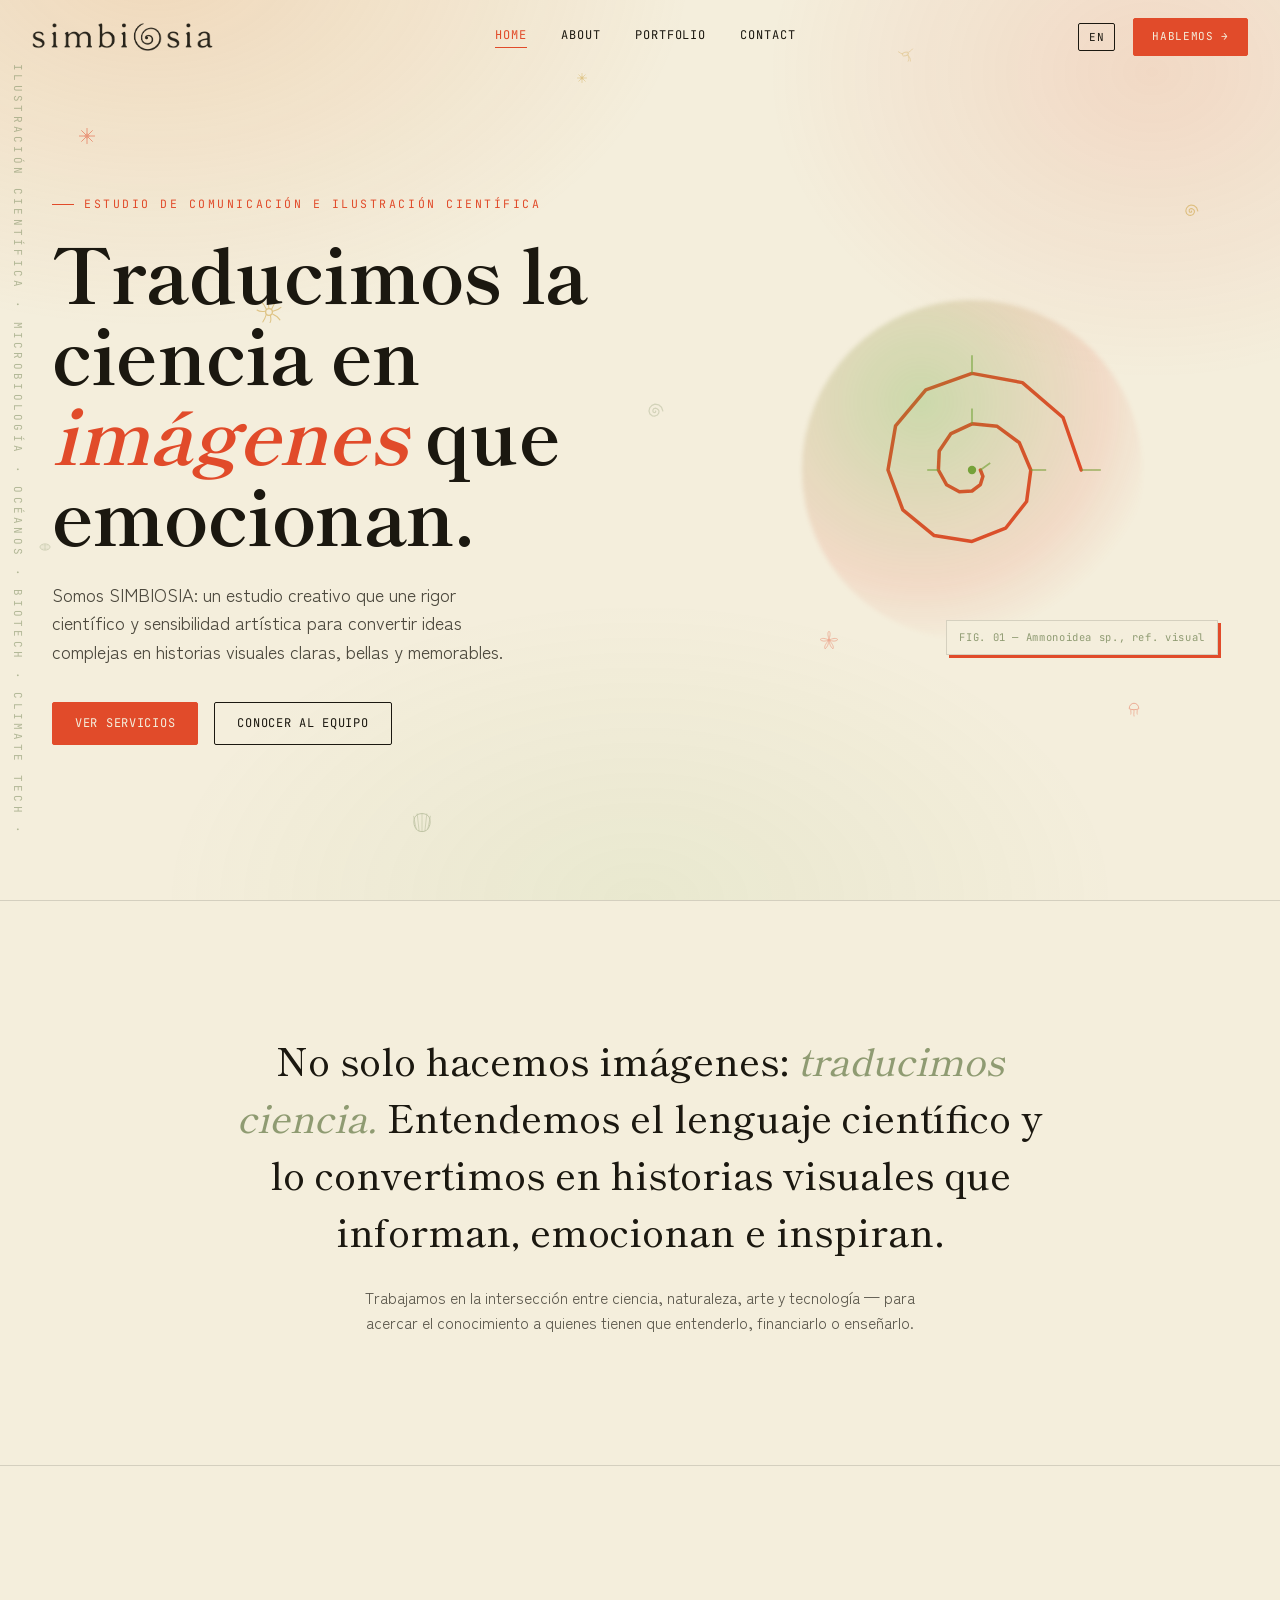
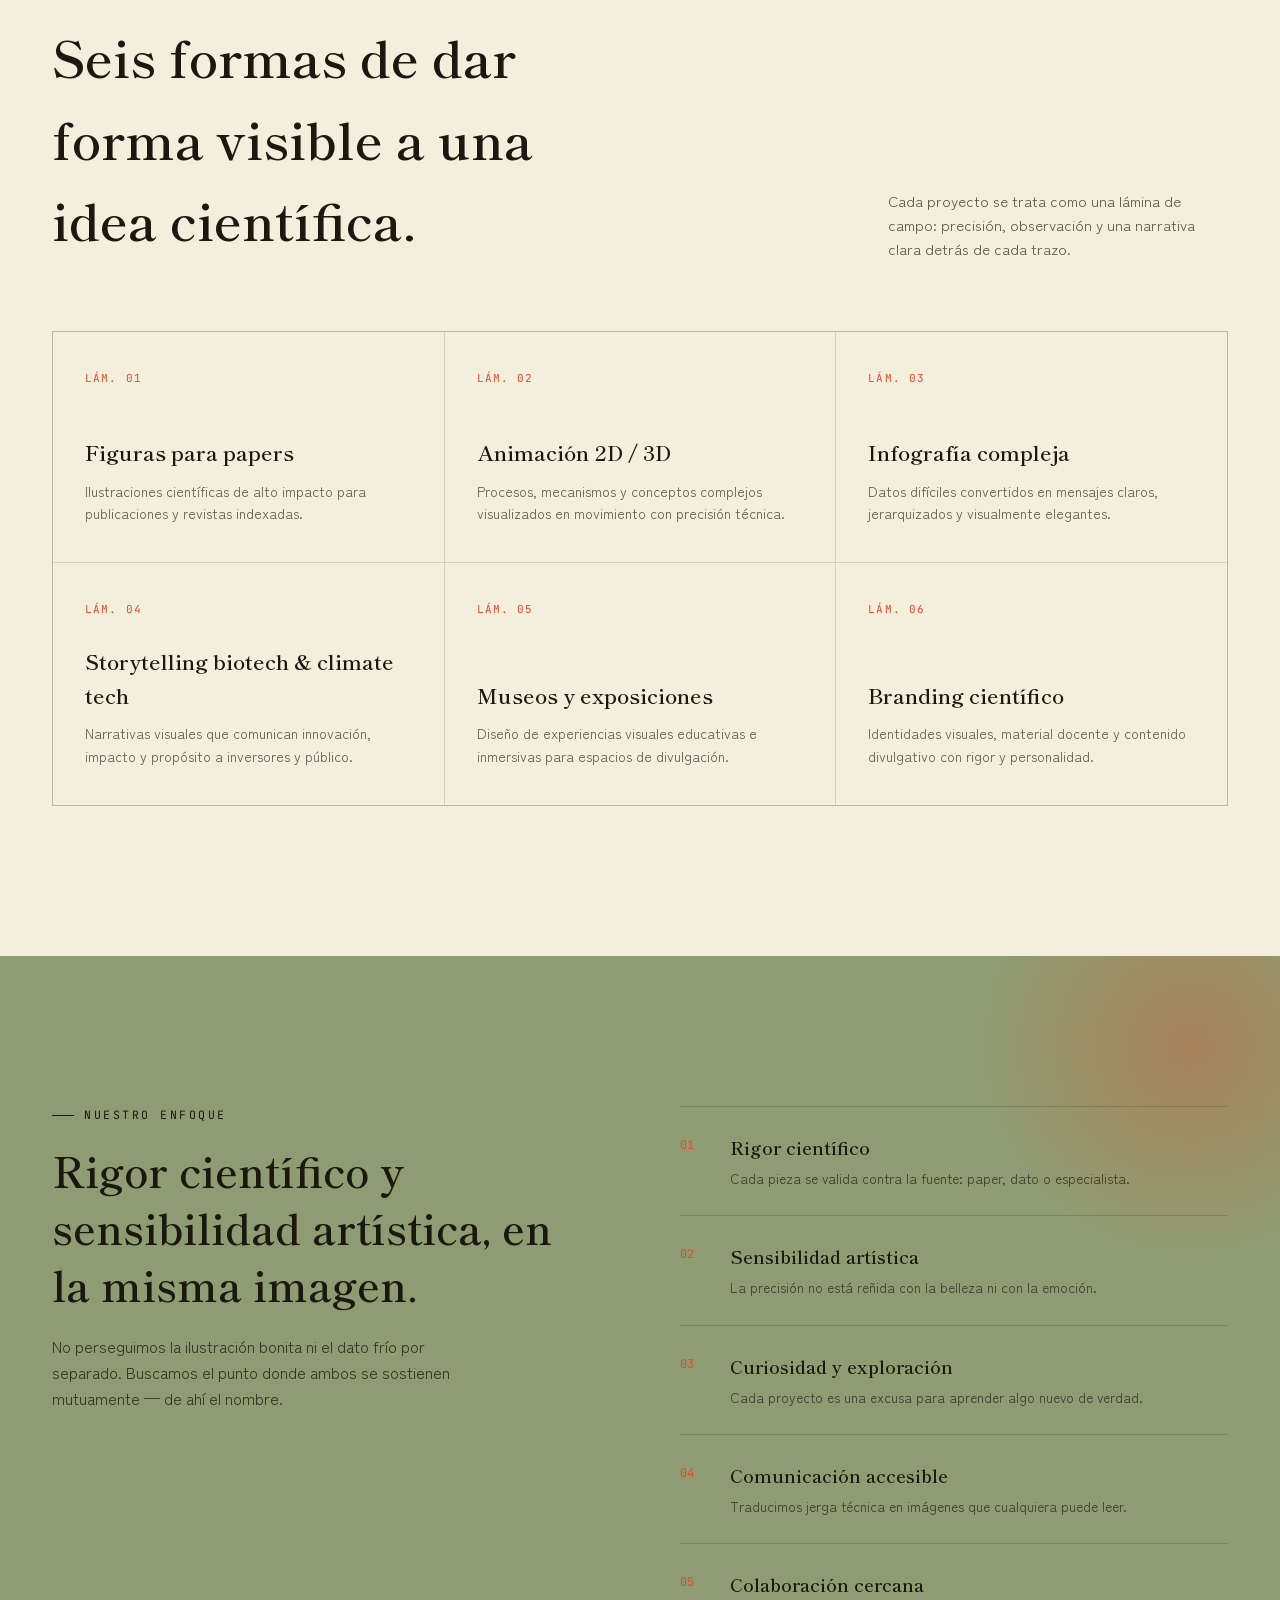
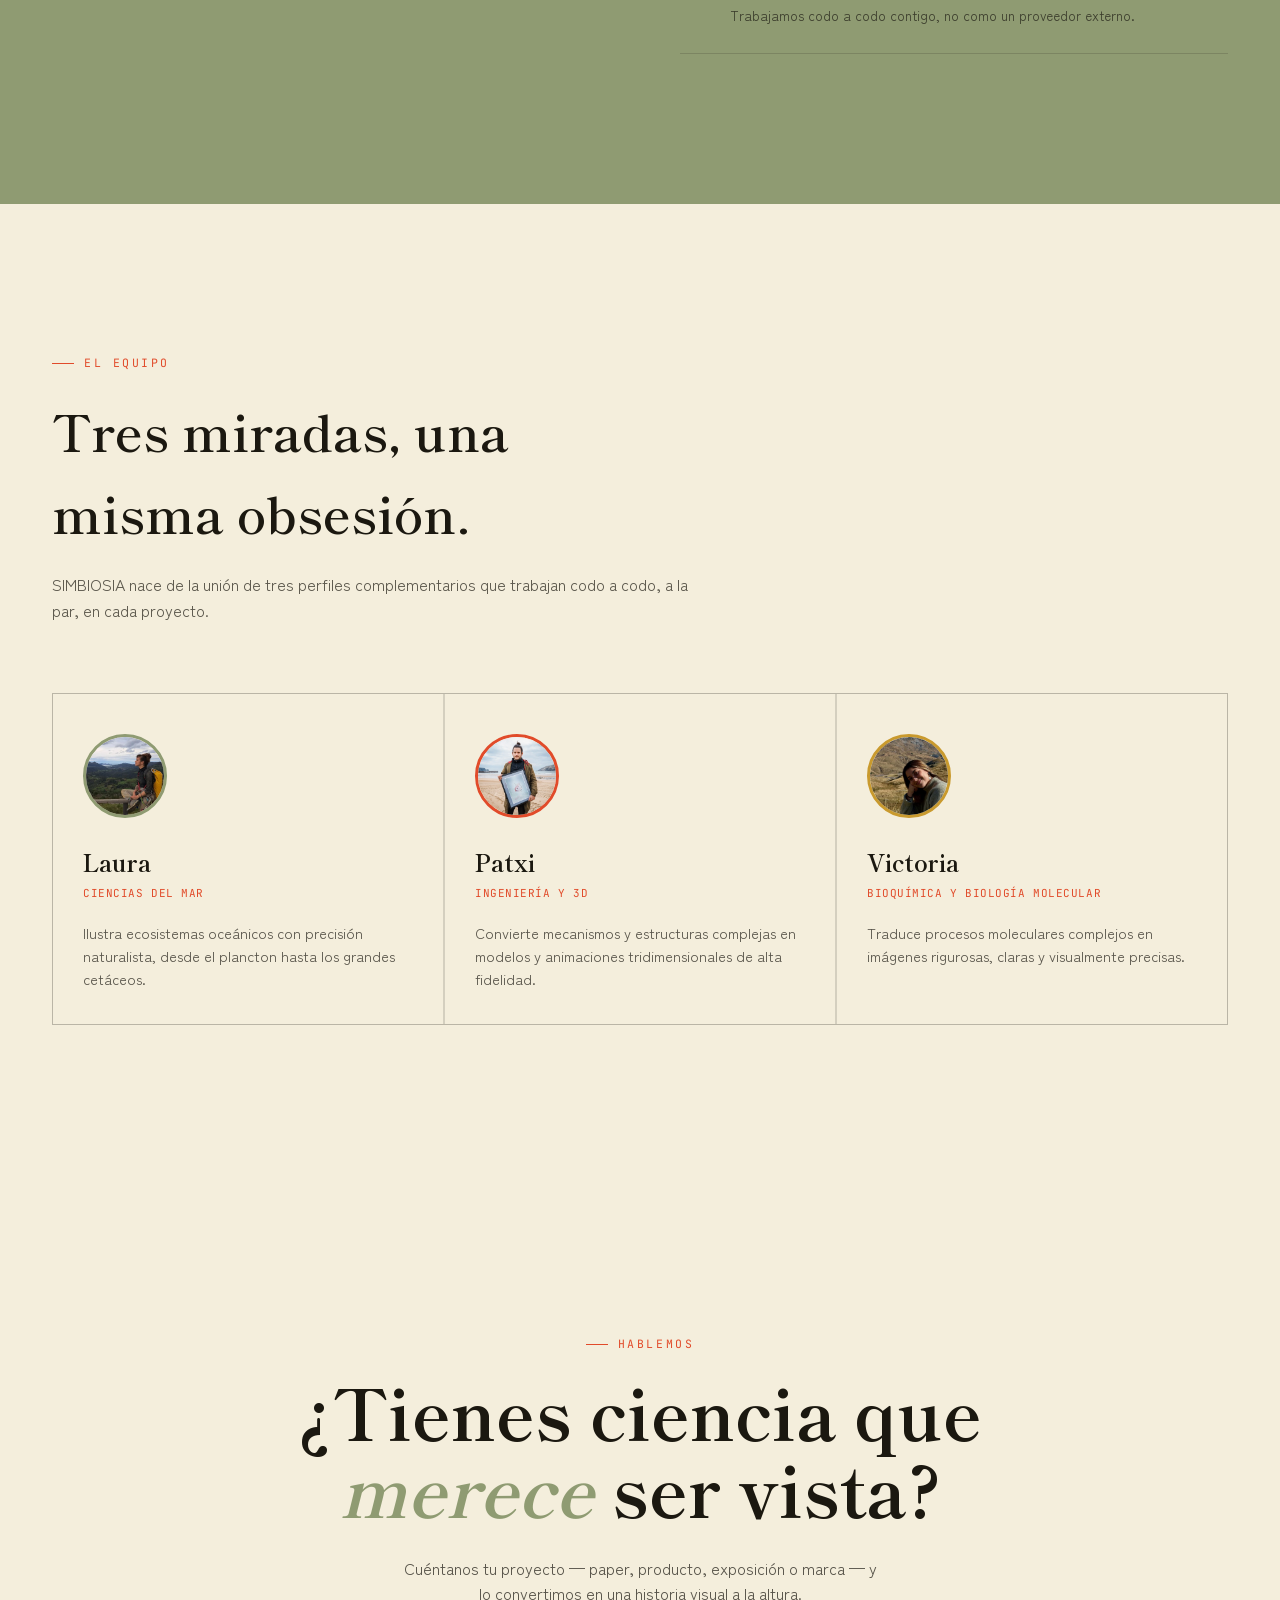
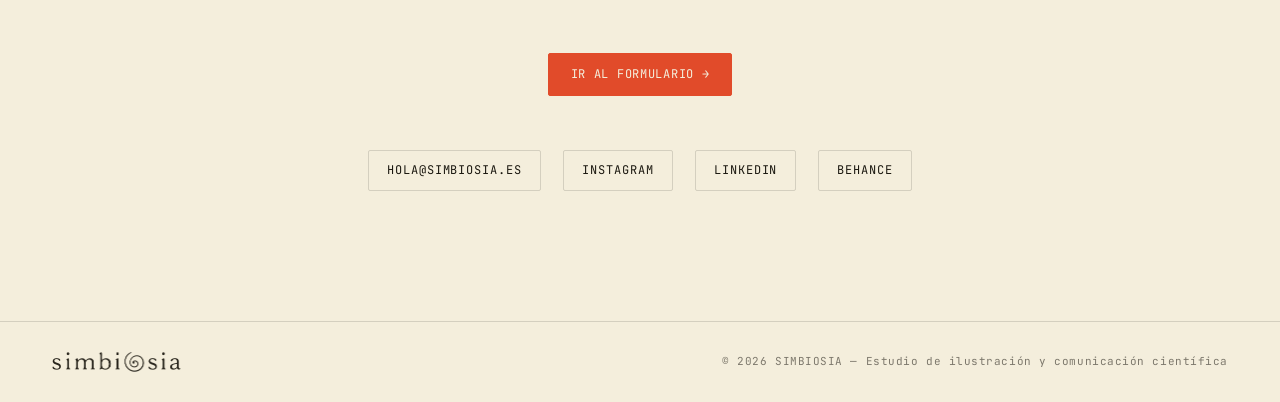
<file: index.html>
<!DOCTYPE html>
<html lang="es">
<head>
<meta charset="UTF-8">
<meta name="viewport" content="width=device-width, initial-scale=1.0">
<title>SIMBIOSIA — Estudio de ilustración y comunicación científica</title>
<meta name="description" content="SIMBIOSIA traduce ciencia compleja en imágenes que emocionan, conectan y transforman. Ilustración científica, animación y storytelling para biotech, climate tech y divulgación.">
<link rel="icon" type="image/svg+xml" href="favicon.svg">
<link rel="preconnect" href="https://fonts.googleapis.com">
<link rel="preconnect" href="https://fonts.gstatic.com" crossorigin>
<link href="https://fonts.googleapis.com/css2?family=Shippori+Mincho:wght@400;500;600;700;800&family=Zen+Kaku+Gothic+New:wght@300;400;500;700;900&family=JetBrains+Mono:wght@400;500;600&display=swap" rel="stylesheet">
<link rel="stylesheet" href="styles.css">
<style>
  .hero{ min-height:100svh; display:flex; align-items:center; padding-top:100px; padding-bottom:60px; }
  .hero .wrap{ display:grid; grid-template-columns:1.1fr 0.9fr; gap:40px; align-items:center; }
  .vertical-strip{ position:absolute; left:8px; top:0; bottom:0; display:flex; align-items:center; pointer-events:none; }
  .vertical-strip span{ writing-mode:vertical-rl; font-family:'JetBrains Mono', monospace; font-size:11px; letter-spacing:0.3em; color:var(--periquito); opacity:0.65; white-space:nowrap; }
  .hero h1{ font-size:clamp(40px, 6vw, 76px); line-height:1.06; font-weight:700; letter-spacing:-0.01em; margin-bottom:26px; }
  .hero h1 em{ font-style:italic; color:var(--vermillion); }
  .hero p.lead{ font-size:18px; max-width:480px; color:rgba(27,24,16,0.78); margin-bottom:36px; }
  .hero-ctas{ display:flex; gap:16px; flex-wrap:wrap; }
  .specimen{ position:relative; display:flex; align-items:center; justify-content:center; }
  .specimen .blob{ position:absolute; width:340px; height:340px; border-radius:50%; background:radial-gradient(circle at 35% 30%, rgba(111,168,58,0.30), rgba(225,75,42,0.12) 55%, transparent 75%); filter:blur(2px); animation:breathe 8s ease-in-out infinite; }
  @keyframes breathe{ 0%,100%{ transform:scale(1); } 50%{ transform:scale(1.06); } }
  .specimen svg#spiral{ width:min(420px, 90%); animation:spin 90s linear infinite; transform-origin:150px 150px; }
  @keyframes spin{ to{ transform:rotate(360deg); } }
  .specimen .tag{ position:absolute; bottom:6%; right:2%; background:var(--paper); border:1px solid var(--line); padding:8px 12px; font-family:'JetBrains Mono', monospace; font-size:10.5px; letter-spacing:0.06em; color:var(--periquito); box-shadow:3px 3px 0 var(--vermillion); }
  .manifesto{ padding:130px 0; border-top:1px solid var(--line); border-bottom:1px solid var(--line); }
  .servicios{ padding:150px 0; }
  .servicios-head{ display:flex; justify-content:space-between; align-items:flex-end; gap:24px; margin-bottom:70px; flex-wrap:wrap; }
  .servicios-head h2{ font-size:clamp(32px,4vw,52px); font-weight:600; max-width:560px; }
  .servicios-head p{ max-width:340px; color:rgba(27,24,16,0.7); font-size:15px; }
  .equipo{ padding:150px 0; }
  .equipo-head{ margin-bottom:70px; max-width:640px; }
  .equipo-head h2{ font-size:clamp(32px,4vw,52px); font-weight:600; margin-bottom:18px; }
  .equipo-head p{ color:rgba(27,24,16,0.7); font-size:16px; }
  @media (max-width:900px){
    .hero{ padding-top:90px; padding-bottom:40px; min-height:auto; }
    .hero .wrap{ grid-template-columns:1fr; }
    .specimen{ order:-1; margin-bottom:10px; flex-direction:column; }
    .specimen .blob{ width:240px; height:240px; }
    .specimen svg#spiral{ width:min(280px, 78vw); }
    .specimen .tag{ position:static; margin-top:14px; box-shadow:none; display:inline-block; }
    .vertical-strip{ display:none; }
    .manifesto{ padding:70px 0; }
    .servicios{ padding:80px 0; }
    .equipo{ padding:80px 0; }
    .servicios-head{ flex-direction:column; align-items:flex-start; margin-bottom:40px; }
    .equipo-head{ margin-bottom:40px; }
  }
  @media (max-width:520px){
    .hero h1{ font-size:clamp(32px, 9vw, 44px); }
    .hero p.lead{ font-size:16px; }
  }
</style>
</head>
<body data-page="home">

<nav class="nav" id="nav">
  <div class="nav-inner">
    <a href="index.html" class="logo-mark"><img src="logo-wordmark.png" alt="SIMBIOSIA"></a>
    <div class="nav-links">
      <a href="index.html" class="active" data-i18n="nav.home">Home</a>
      <a href="about.html" data-i18n="nav.about">About</a>
      <a href="portfolio.html" data-i18n="nav.portfolio">Portfolio</a>
      <a href="contact.html" data-i18n="nav.contact">Contact</a>
    </div>
    <div class="nav-right">
      <button class="lang-toggle" id="langToggle" type="button">EN</button>
      <a href="contact.html" class="btn solid" data-i18n="nav.cta">Hablemos →</a>
    </div>
  </div>
</nav>

<!-- HERO -->
<header class="hero" id="top">
  <div class="vertical-strip">
    <span data-i18n="hero.strip">ILUSTRACIÓN CIENTÍFICA · MICROBIOLOGÍA · OCÉANOS · BIOTECH · CLIMATE TECH ·</span>
  </div>
  <div class="wrap">
    <div>
      <div class="eyebrow" data-i18n="hero.eyebrow">Estudio de comunicación e ilustración científica</div>
      <h1 data-i18n="hero.h1">Traducimos la ciencia en <em>imágenes</em> que emocionan.</h1>
      <p class="lead" data-i18n="hero.lead">Somos SIMBIOSIA: un estudio creativo que une rigor científico y sensibilidad artística para convertir ideas complejas en historias visuales claras, bellas y memorables.</p>
      <div class="hero-ctas">
        <a href="#servicios" class="btn solid" data-i18n="hero.cta1">Ver servicios</a>
        <a href="#equipo" class="btn" data-i18n="hero.cta2">Conocer al equipo</a>
      </div>
    </div>
    <div class="specimen">
      <div class="blob"></div>
      <svg id="spiral" viewBox="0 0 300 300" xmlns="http://www.w3.org/2000/svg">
        <path d="M156,150 L157.8,154.5 L156,160.4 L150,165 L141,165.6 L131.8,160.5 L126,150 L126.6,136.5 L135,124 L150,117 L168,118.8 L183.8,130.5 L192,150 L189,172.5 L174,191.6 L150,201 L123,196.8 L100.6,178.5 L90,150 L95.4,118.5 L117,92.8 L150,81 L186,87.6 L215,112.5 L228,150"
          fill="none" stroke="#E14B2A" stroke-width="2.5" stroke-linecap="round" stroke-linejoin="round"/>
        <circle cx="150" cy="150" r="3" fill="#6FA83A"/>
        <g stroke="#6FA83A" stroke-width="1.2" opacity="0.65">
          <line x1="156" y1="150" x2="163" y2="145"/>
          <line x1="126" y1="150" x2="118" y2="150"/>
          <line x1="150" y1="117" x2="150" y2="106"/>
          <line x1="192" y1="150" x2="203" y2="150"/>
          <line x1="150" y1="81" x2="150" y2="68"/>
          <line x1="228" y1="150" x2="242" y2="150"/>
        </g>
      </svg>
      <div class="tag"><span data-i18n="hero.tag">FIG. 01 — Ammonoidea sp., ref. visual</span></div>
    </div>
  </div>
</header>

<!-- MANIFESTO -->
<section class="manifesto pull reveal">
  <div class="wrap">
    <blockquote data-i18n="manifesto.quote">No solo hacemos imágenes: <em>traducimos ciencia.</em> Entendemos el lenguaje científico y lo convertimos en historias visuales que informan, emocionan e inspiran.</blockquote>
    <p class="sub" data-i18n="manifesto.sub">Trabajamos en la intersección entre ciencia, naturaleza, arte y tecnología — para acercar el conocimiento a quienes tienen que entenderlo, financiarlo o enseñarlo.</p>
  </div>
</section>

<!-- SERVICIOS -->
<section class="servicios reveal" id="servicios">
  <div class="wrap">
    <div class="servicios-head">
      <h2 data-i18n="servicios.h2">Seis formas de dar forma visible a una idea científica.</h2>
      <p data-i18n="servicios.p">Cada proyecto se trata como una lámina de campo: precisión, observación y una narrativa clara detrás de cada trazo.</p>
    </div>
    <div class="plate-grid">
      <div class="plate">
        <span class="num" data-i18n="servicios.n1">LÁM. 01</span>
        <div><h3 data-i18n="servicios.t1">Figuras para papers</h3><p data-i18n="servicios.d1">Ilustraciones científicas de alto impacto para publicaciones y revistas indexadas.</p></div>
      </div>
      <div class="plate">
        <span class="num" data-i18n="servicios.n2">LÁM. 02</span>
        <div><h3 data-i18n="servicios.t2">Animación 2D / 3D</h3><p data-i18n="servicios.d2">Procesos, mecanismos y conceptos complejos visualizados en movimiento con precisión técnica.</p></div>
      </div>
      <div class="plate">
        <span class="num" data-i18n="servicios.n3">LÁM. 03</span>
        <div><h3 data-i18n="servicios.t3">Infografía compleja</h3><p data-i18n="servicios.d3">Datos difíciles convertidos en mensajes claros, jerarquizados y visualmente elegantes.</p></div>
      </div>
      <div class="plate">
        <span class="num" data-i18n="servicios.n4">LÁM. 04</span>
        <div><h3 data-i18n="servicios.t4">Storytelling biotech &amp; climate tech</h3><p data-i18n="servicios.d4">Narrativas visuales que comunican innovación, impacto y propósito a inversores y público.</p></div>
      </div>
      <div class="plate">
        <span class="num" data-i18n="servicios.n5">LÁM. 05</span>
        <div><h3 data-i18n="servicios.t5">Museos y exposiciones</h3><p data-i18n="servicios.d5">Diseño de experiencias visuales educativas e inmersivas para espacios de divulgación.</p></div>
      </div>
      <div class="plate">
        <span class="num" data-i18n="servicios.n6">LÁM. 06</span>
        <div><h3 data-i18n="servicios.t6">Branding científico</h3><p data-i18n="servicios.d6">Identidades visuales, material docente y contenido divulgativo con rigor y personalidad.</p></div>
      </div>
    </div>
  </div>
</section>

<!-- ENFOQUE (band) -->
<section class="band reveal" id="enfoque">
  <div class="wrap band-cols">
    <div>
      <div class="eyebrow" data-i18n="enfoque.eyebrow">Nuestro enfoque</div>
      <h2 data-i18n="enfoque.h2">Rigor científico y sensibilidad artística, en la misma imagen.</h2>
      <p style="margin-top:22px; max-width:420px;" data-i18n="enfoque.p">No perseguimos la ilustración bonita ni el dato frío por separado. Buscamos el punto donde ambos se sostienen mutuamente — de ahí el nombre.</p>
    </div>
    <div>
      <div class="value-row"><span class="vnum">01</span><div><h4 data-i18n="enfoque.v1h">Rigor científico</h4><p data-i18n="enfoque.v1p">Cada pieza se valida contra la fuente: paper, dato o especialista.</p></div></div>
      <div class="value-row"><span class="vnum">02</span><div><h4 data-i18n="enfoque.v2h">Sensibilidad artística</h4><p data-i18n="enfoque.v2p">La precisión no está reñida con la belleza ni con la emoción.</p></div></div>
      <div class="value-row"><span class="vnum">03</span><div><h4 data-i18n="enfoque.v3h">Curiosidad y exploración</h4><p data-i18n="enfoque.v3p">Cada proyecto es una excusa para aprender algo nuevo de verdad.</p></div></div>
      <div class="value-row"><span class="vnum">04</span><div><h4 data-i18n="enfoque.v4h">Comunicación accesible</h4><p data-i18n="enfoque.v4p">Traducimos jerga técnica en imágenes que cualquiera puede leer.</p></div></div>
      <div class="value-row"><span class="vnum">05</span><div><h4 data-i18n="enfoque.v5h">Colaboración cercana</h4><p data-i18n="enfoque.v5p">Trabajamos codo a codo contigo, no como un proveedor externo.</p></div></div>
    </div>
  </div>
</section>

<!-- EQUIPO -->
<section class="equipo reveal" id="equipo">
  <div class="wrap">
    <div class="equipo-head">
      <div class="eyebrow" data-i18n="equipo.eyebrow">El equipo</div>
      <h2 data-i18n="equipo.h2">Tres miradas, una misma obsesión.</h2>
      <p data-i18n="equipo.p">SIMBIOSIA nace de la unión de tres perfiles complementarios que trabajan codo a codo, a la par, en cada proyecto.</p>
    </div>
    <div class="team-grid">
      <div class="member" data-c="periquito">
        <div class="badge"><img src="team-laura.jpg" alt="Laura"></div>
        <h3>Laura</h3>
        <span class="role" data-i18n="equipo.role1">Ciencias del mar</span>
        <p data-i18n="equipo.bio1">Ilustra ecosistemas oceánicos con precisión naturalista, desde el plancton hasta los grandes cetáceos.</p>
      </div>
      <div class="member" data-c="vermillion">
        <div class="badge"><img src="team-patxi.jpg" alt="Patxi"></div>
        <h3>Patxi</h3>
        <span class="role" data-i18n="equipo.role2">Ingeniería y 3D</span>
        <p data-i18n="equipo.bio2">Convierte mecanismos y estructuras complejas en modelos y animaciones tridimensionales de alta fidelidad.</p>
      </div>
      <div class="member" data-c="gold">
        <div class="badge"><img src="team-victoria.jpg" alt="Victoria"></div>
        <h3>Victoria</h3>
        <span class="role" data-i18n="equipo.role3">Bioquímica y biología molecular</span>
        <p data-i18n="equipo.bio3">Traduce procesos moleculares complejos en imágenes rigurosas, claras y visualmente precisas.</p>
      </div>
    </div>
  </div>
</section>

<!-- CONTACTO CTA -->
<section class="contacto reveal" id="contacto">
  <div class="wrap">
    <div class="eyebrow" data-i18n="contacto.eyebrow">Hablemos</div>
    <h2 data-i18n="contacto.h2">¿Tienes ciencia que <em>merece</em> ser vista?</h2>
    <p class="lead" data-i18n="contacto.lead">Cuéntanos tu proyecto — paper, producto, exposición o marca — y lo convertimos en una historia visual a la altura.</p>
    <a href="contact.html" class="btn solid" data-i18n="contacto.cta">Ir al formulario →</a>
    <div class="contact-links">
      <a href="mailto:hola@simbiosia.es">hola@simbiosia.es</a>
      <a href="#" target="_blank" rel="noopener">Instagram</a>
      <a href="#" target="_blank" rel="noopener">LinkedIn</a>
      <a href="#" target="_blank" rel="noopener">Behance</a>
    </div>
  </div>
</section>

<footer>
  <div class="wrap">
    <a href="index.html" class="logo-mark"><img src="logo-wordmark.png" alt="SIMBIOSIA"></a>
    <span class="mono" data-i18n="footer.copy">© 2026 SIMBIOSIA — Estudio de ilustración y comunicación científica</span>
  </div>
</footer>

<script src="main.js"></script>
<script>
  initLangToggle({
    es: {
      "nav.home":"Home","nav.about":"About","nav.portfolio":"Portfolio","nav.contact":"Contact","nav.cta":"Hablemos →",
      "hero.strip":"ILUSTRACIÓN CIENTÍFICA · MICROBIOLOGÍA · OCÉANOS · BIOTECH · CLIMATE TECH ·",
      "hero.eyebrow":"Estudio de comunicación e ilustración científica",
      "hero.h1":"Traducimos la ciencia en <em>imágenes</em> que emocionan.",
      "hero.lead":"Somos SIMBIOSIA: un estudio creativo que une rigor científico y sensibilidad artística para convertir ideas complejas en historias visuales claras, bellas y memorables.",
      "hero.cta1":"Ver servicios","hero.cta2":"Conocer al equipo",
      "hero.tag":"FIG. 01 — Ammonoidea sp., ref. visual",
      "manifesto.quote":"No solo hacemos imágenes: <em>traducimos ciencia.</em> Entendemos el lenguaje científico y lo convertimos en historias visuales que informan, emocionan e inspiran.",
      "manifesto.sub":"Trabajamos en la intersección entre ciencia, naturaleza, arte y tecnología — para acercar el conocimiento a quienes tienen que entenderlo, financiarlo o enseñarlo.",
      "servicios.h2":"Seis formas de dar forma visible a una idea científica.",
      "servicios.p":"Cada proyecto se trata como una lámina de campo: precisión, observación y una narrativa clara detrás de cada trazo.",
      "servicios.n1":"LÁM. 01","servicios.n2":"LÁM. 02","servicios.n3":"LÁM. 03","servicios.n4":"LÁM. 04","servicios.n5":"LÁM. 05","servicios.n6":"LÁM. 06",
      "servicios.t1":"Figuras para papers","servicios.d1":"Ilustraciones científicas de alto impacto para publicaciones y revistas indexadas.",
      "servicios.t2":"Animación 2D / 3D","servicios.d2":"Procesos, mecanismos y conceptos complejos visualizados en movimiento con precisión técnica.",
      "servicios.t3":"Infografía compleja","servicios.d3":"Datos difíciles convertidos en mensajes claros, jerarquizados y visualmente elegantes.",
      "servicios.t4":"Storytelling biotech &amp; climate tech","servicios.d4":"Narrativas visuales que comunican innovación, impacto y propósito a inversores y público.",
      "servicios.t5":"Museos y exposiciones","servicios.d5":"Diseño de experiencias visuales educativas e inmersivas para espacios de divulgación.",
      "servicios.t6":"Branding científico","servicios.d6":"Identidades visuales, material docente y contenido divulgativo con rigor y personalidad.",
      "enfoque.eyebrow":"Nuestro enfoque",
      "enfoque.h2":"Rigor científico y sensibilidad artística, en la misma imagen.",
      "enfoque.p":"No perseguimos la ilustración bonita ni el dato frío por separado. Buscamos el punto donde ambos se sostienen mutuamente — de ahí el nombre.",
      "enfoque.v1h":"Rigor científico","enfoque.v1p":"Cada pieza se valida contra la fuente: paper, dato o especialista.",
      "enfoque.v2h":"Sensibilidad artística","enfoque.v2p":"La precisión no está reñida con la belleza ni con la emoción.",
      "enfoque.v3h":"Curiosidad y exploración","enfoque.v3p":"Cada proyecto es una excusa para aprender algo nuevo de verdad.",
      "enfoque.v4h":"Comunicación accesible","enfoque.v4p":"Traducimos jerga técnica en imágenes que cualquiera puede leer.",
      "enfoque.v5h":"Colaboración cercana","enfoque.v5p":"Trabajamos codo a codo contigo, no como un proveedor externo.",
      "equipo.eyebrow":"El equipo",
      "equipo.h2":"Tres miradas, una misma obsesión.",
      "equipo.p":"SIMBIOSIA nace de la unión de tres perfiles complementarios que trabajan codo a codo, a la par, en cada proyecto.",
      "equipo.role1":"Ciencias del mar","equipo.bio1":"Ilustra ecosistemas oceánicos con precisión naturalista, desde el plancton hasta los grandes cetáceos.",
      "equipo.role2":"Ingeniería y 3D","equipo.bio2":"Convierte mecanismos y estructuras complejas en modelos y animaciones tridimensionales de alta fidelidad.",
      "equipo.role3":"Bioquímica y biología molecular","equipo.bio3":"Traduce procesos moleculares complejos en imágenes rigurosas, claras y visualmente precisas.",
      "contacto.eyebrow":"Hablemos",
      "contacto.h2":"¿Tienes ciencia que <em>merece</em> ser vista?",
      "contacto.lead":"Cuéntanos tu proyecto — paper, producto, exposición o marca — y lo convertimos en una historia visual a la altura.",
      "contacto.cta":"Ir al formulario →",
      "footer.copy":"© 2026 SIMBIOSIA — Estudio de ilustración y comunicación científica"
    },
    en: {
      "nav.home":"Home","nav.about":"About","nav.portfolio":"Portfolio","nav.contact":"Contact","nav.cta":"Let's talk →",
      "hero.strip":"SCIENTIFIC ILLUSTRATION · MICROBIOLOGY · OCEANS · BIOTECH · CLIMATE TECH ·",
      "hero.eyebrow":"Scientific communication and illustration studio",
      "hero.h1":"We translate science into <em>images</em> that move people.",
      "hero.lead":"We're SIMBIOSIA: a creative studio that pairs scientific rigor with artistic sensibility to turn complex ideas into clear, beautiful, memorable visual stories.",
      "hero.cta1":"View services","hero.cta2":"Meet the team",
      "hero.tag":"FIG. 01 — Ammonoidea sp., visual ref.",
      "manifesto.quote":"We don't just make images: <em>we translate science.</em> We understand scientific language and turn it into visual stories that inform, move and inspire.",
      "manifesto.sub":"We work at the intersection of science, nature, art and technology — to bring knowledge closer to the people who need to understand it, fund it, or teach it.",
      "servicios.h2":"Six ways to give a scientific idea a visible form.",
      "servicios.p":"Every project is treated like a field plate: precision, observation, and a clear narrative behind every stroke.",
      "servicios.n1":"PLATE 01","servicios.n2":"PLATE 02","servicios.n3":"PLATE 03","servicios.n4":"PLATE 04","servicios.n5":"PLATE 05","servicios.n6":"PLATE 06",
      "servicios.t1":"Figures for papers","servicios.d1":"High-impact scientific illustrations for publications and indexed journals.",
      "servicios.t2":"2D / 3D animation","servicios.d2":"Complex processes, mechanisms and concepts brought to life with technical precision.",
      "servicios.t3":"Complex infographics","servicios.d3":"Difficult data turned into clear, hierarchical and visually elegant messages.",
      "servicios.t4":"Biotech &amp; climate tech storytelling","servicios.d4":"Visual narratives that communicate innovation, impact and purpose to investors and audiences.",
      "servicios.t5":"Museums &amp; exhibitions","servicios.d5":"Educational, immersive visual experience design for outreach spaces.",
      "servicios.t6":"Scientific branding","servicios.d6":"Visual identities, teaching material and outreach content with rigor and personality.",
      "enfoque.eyebrow":"Our approach",
      "enfoque.h2":"Scientific rigor and artistic sensibility, in the same image.",
      "enfoque.p":"We don't chase pretty illustration or cold data on their own. We look for the point where both hold each other up — hence the name.",
      "enfoque.v1h":"Scientific rigor","enfoque.v1p":"Every piece is checked against the source: a paper, a dataset, a specialist.",
      "enfoque.v2h":"Artistic sensibility","enfoque.v2p":"Precision doesn't have to come at the expense of beauty or emotion.",
      "enfoque.v3h":"Curiosity and exploration","enfoque.v3p":"Every project is an excuse to genuinely learn something new.",
      "enfoque.v4h":"Accessible communication","enfoque.v4p":"We turn technical jargon into images anyone can read.",
      "enfoque.v5h":"Close collaboration","enfoque.v5p":"We work side by side with you, not as an outside vendor.",
      "equipo.eyebrow":"The team",
      "equipo.h2":"Three perspectives, one shared obsession.",
      "equipo.p":"SIMBIOSIA is the work of three complementary profiles, working side by side, as equals, on every project.",
      "equipo.role1":"Marine science","equipo.bio1":"Illustrates ocean ecosystems with naturalistic precision, from plankton to great whales.",
      "equipo.role2":"Engineering &amp; 3D","equipo.bio2":"Turns complex mechanisms and structures into high-fidelity 3D models and animations.",
      "equipo.role3":"Biochemistry &amp; molecular biology","equipo.bio3":"Translates complex molecular processes into images that are rigorous, clear and visually precise.",
      "contacto.eyebrow":"Let's talk",
      "contacto.h2":"Got science that <em>deserves</em> to be seen?",
      "contacto.lead":"Tell us about your project — a paper, a product, an exhibition, a brand — and we'll turn it into a visual story worthy of it.",
      "contacto.cta":"Go to the form →",
      "footer.copy":"© 2026 SIMBIOSIA — Scientific illustration and communication studio"
    }
  });
</script>
</body>
</html>
</file>
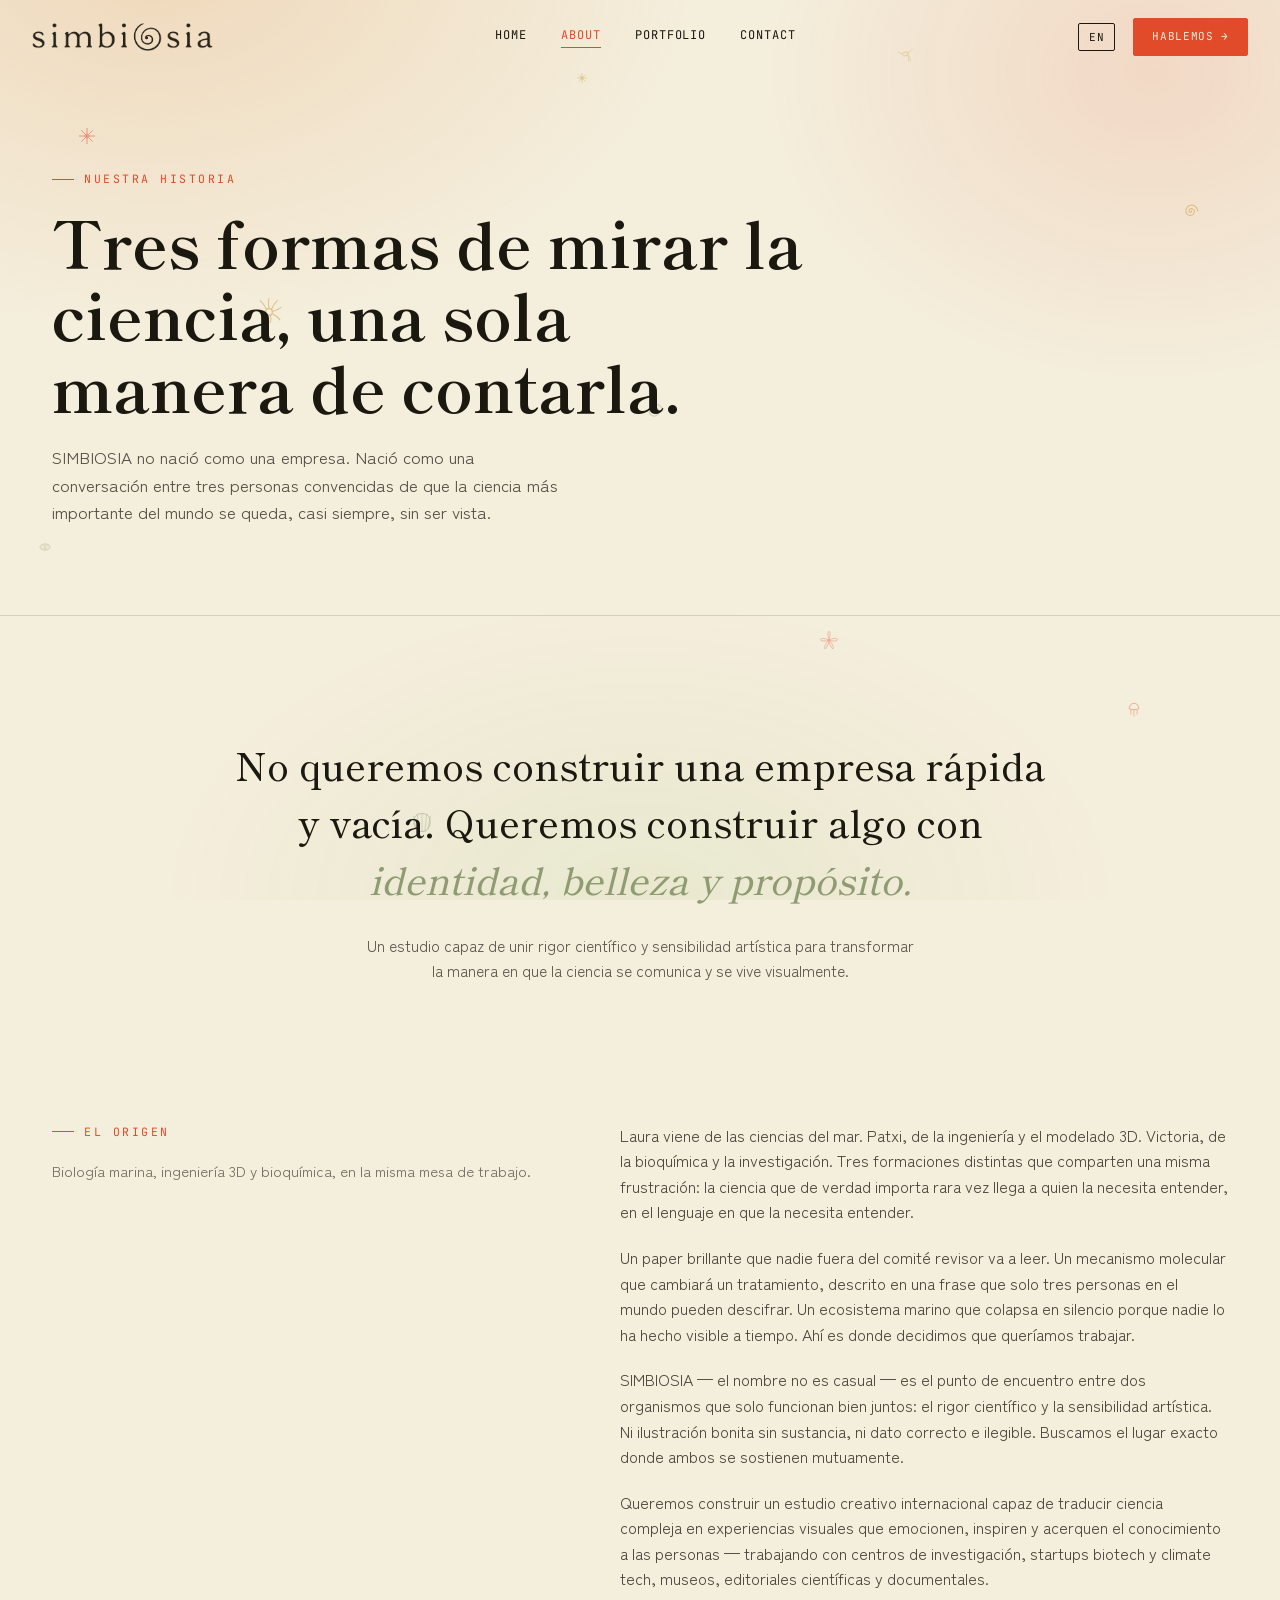
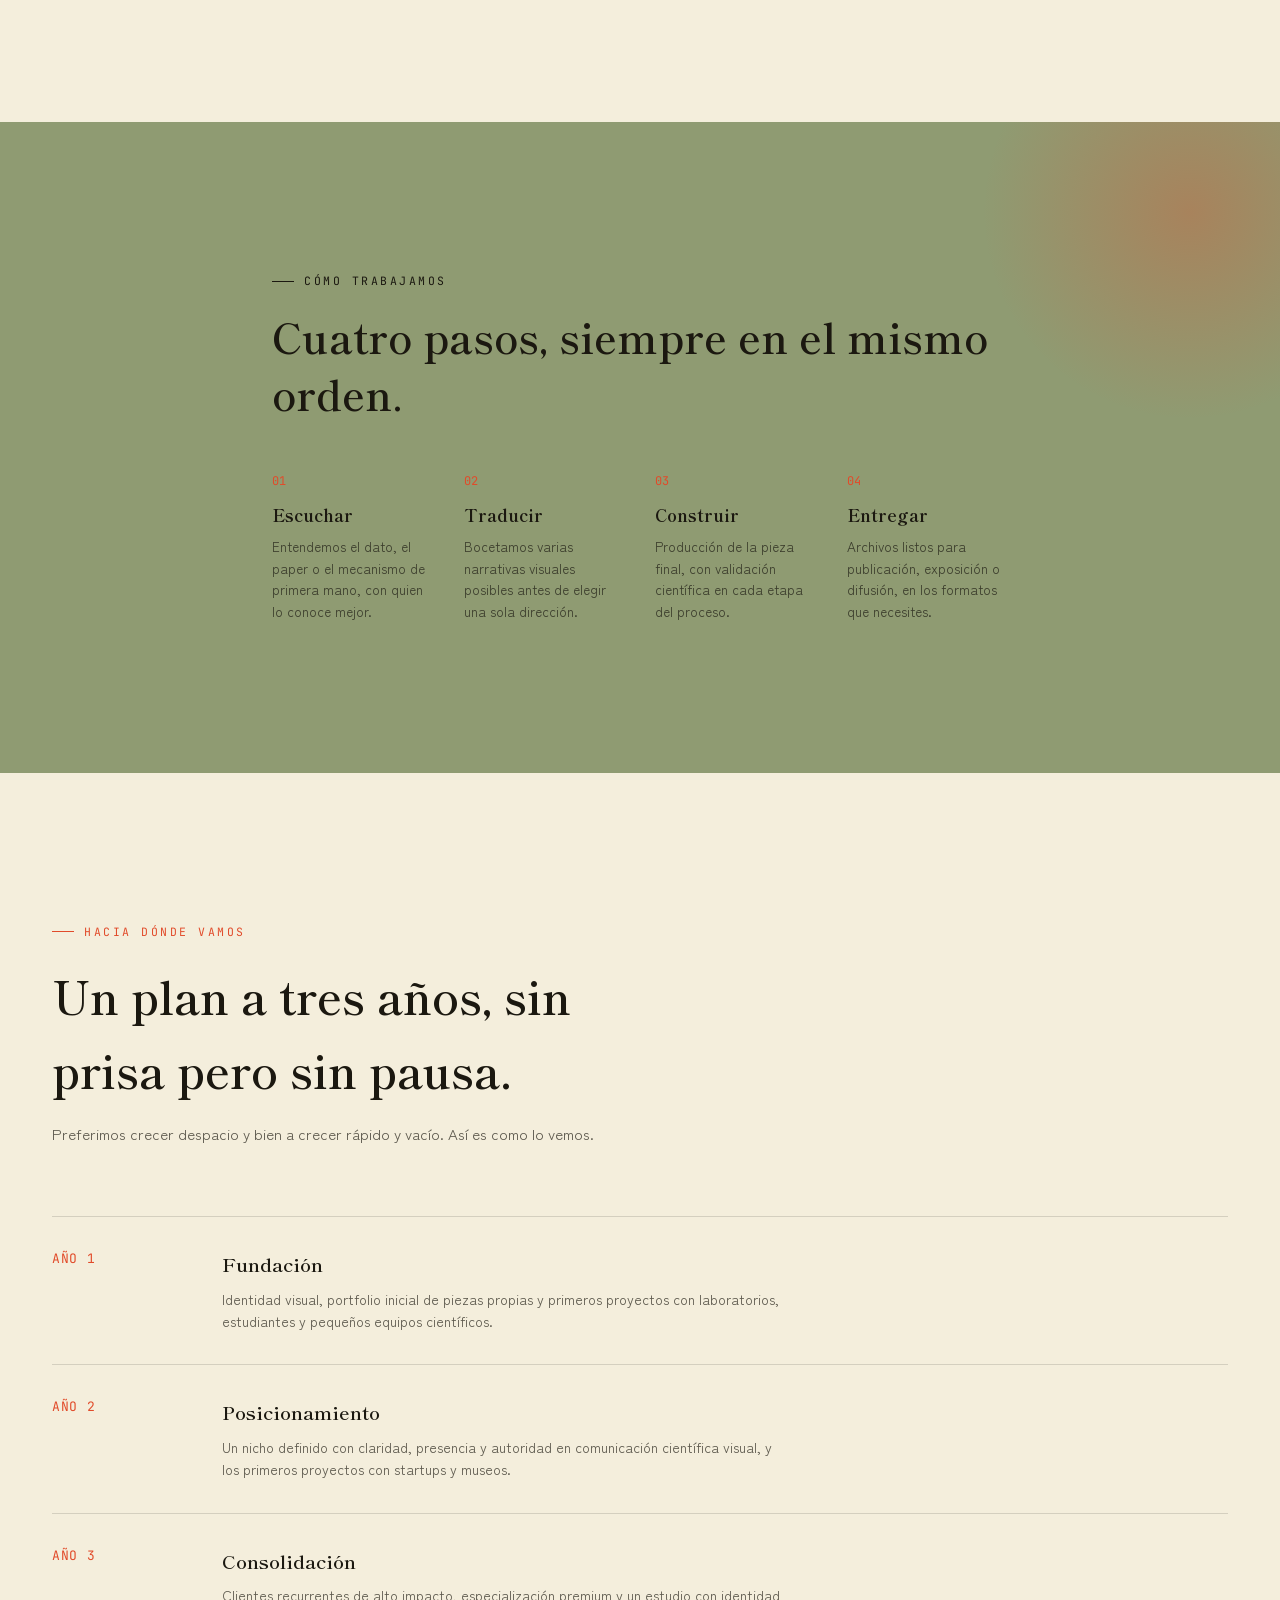
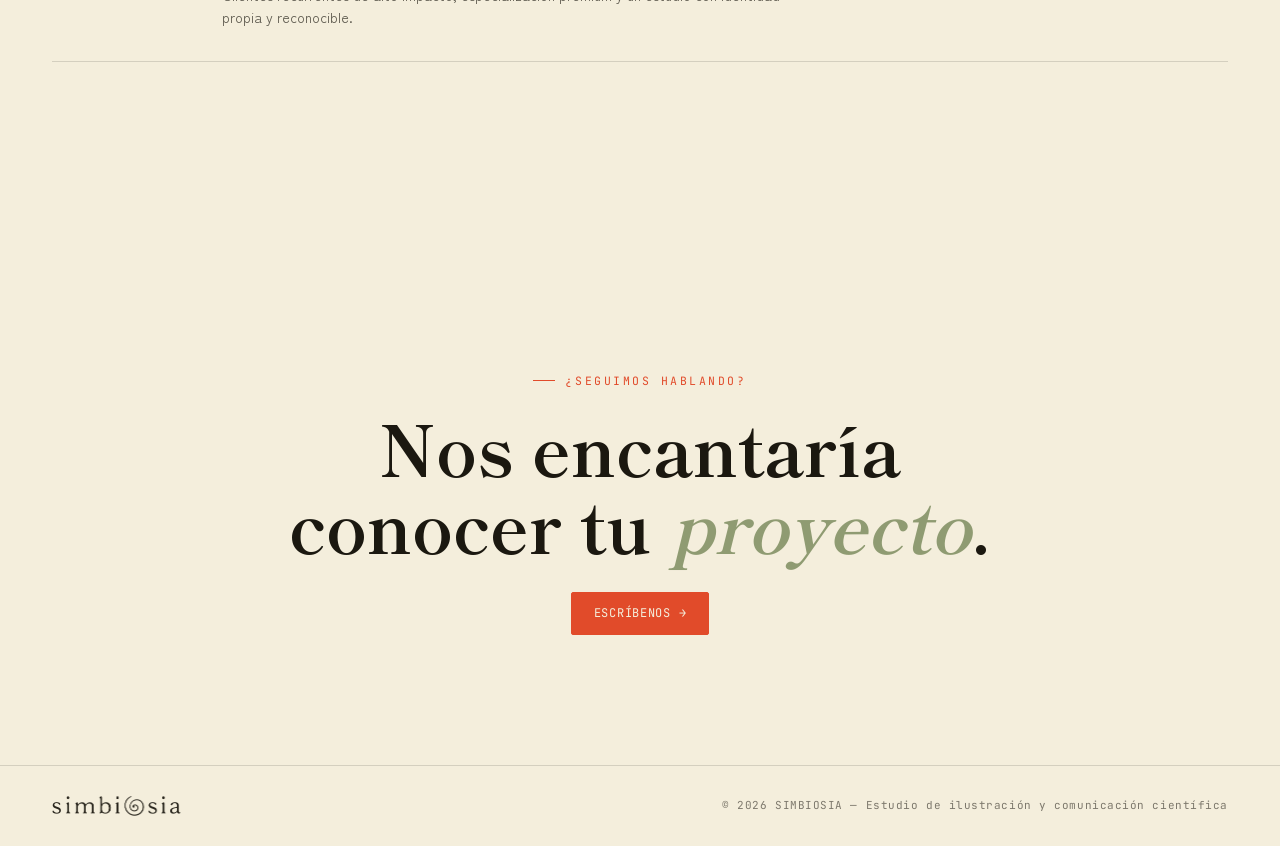
<file: about.html>
<!DOCTYPE html>
<html lang="es">
<head>
<meta charset="UTF-8">
<meta name="viewport" content="width=device-width, initial-scale=1.0">
<title>About — SIMBIOSIA</title>
<meta name="description" content="La historia de SIMBIOSIA: tres perfiles complementarios — ciencias del mar, ingeniería 3D y bioquímica — unidos para traducir ciencia en imágenes.">
<link rel="icon" type="image/svg+xml" href="favicon.svg">
<link rel="preconnect" href="https://fonts.googleapis.com">
<link rel="preconnect" href="https://fonts.gstatic.com" crossorigin>
<link href="https://fonts.googleapis.com/css2?family=Shippori+Mincho:wght@400;500;600;700;800&family=Zen+Kaku+Gothic+New:wght@300;400;500;700;900&family=JetBrains+Mono:wght@400;500;600&display=swap" rel="stylesheet">
<link rel="stylesheet" href="styles.css">
</head>
<body data-page="about">

<nav class="nav" id="nav">
  <div class="nav-inner">
    <a href="index.html" class="logo-mark"><img src="logo-wordmark.png" alt="SIMBIOSIA"></a>
    <div class="nav-links">
      <a href="index.html" data-i18n="nav.home">Home</a>
      <a href="about.html" class="active" data-i18n="nav.about">About</a>
      <a href="portfolio.html" data-i18n="nav.portfolio">Portfolio</a>
      <a href="contact.html" data-i18n="nav.contact">Contact</a>
    </div>
    <div class="nav-right">
      <button class="lang-toggle" id="langToggle" type="button">EN</button>
      <a href="contact.html" class="btn solid" data-i18n="nav.cta">Hablemos →</a>
    </div>
  </div>
</nav>

<header class="page-head">
  <div class="wrap">
    <div class="eyebrow" data-i18n="head.eyebrow">Nuestra historia</div>
    <h1 data-i18n="head.h1">Tres formas de mirar la ciencia, una sola manera de contarla.</h1>
    <p class="lead" data-i18n="head.lead">SIMBIOSIA no nació como una empresa. Nació como una conversación entre tres personas convencidas de que la ciencia más importante del mundo se queda, casi siempre, sin ser vista.</p>
  </div>
</header>

<section class="pull reveal">
  <div class="wrap">
    <blockquote data-i18n="pull.quote">No queremos construir una empresa rápida y vacía. Queremos construir algo con <em>identidad, belleza y propósito.</em></blockquote>
    <p class="sub" data-i18n="pull.sub">Un estudio capaz de unir rigor científico y sensibilidad artística para transformar la manera en que la ciencia se comunica y se vive visualmente.</p>
  </div>
</section>

<section class="story reveal">
  <div class="wrap story-grid">
    <div class="story-aside">
      <div class="eyebrow" data-i18n="story.eyebrow">El origen</div>
      <p style="font-size:15px; color:rgba(27,24,16,0.6);" data-i18n="story.asideNote">Biología marina, ingeniería 3D y bioquímica, en la misma mesa de trabajo.</p>
    </div>
    <div>
      <p data-i18n="story.p1">Laura viene de las ciencias del mar. Patxi, de la ingeniería y el modelado 3D. Victoria, de la bioquímica y la investigación. Tres formaciones distintas que comparten una misma frustración: la ciencia que de verdad importa rara vez llega a quien la necesita entender, en el lenguaje en que la necesita entender.</p>
      <p data-i18n="story.p2">Un paper brillante que nadie fuera del comité revisor va a leer. Un mecanismo molecular que cambiará un tratamiento, descrito en una frase que solo tres personas en el mundo pueden descifrar. Un ecosistema marino que colapsa en silencio porque nadie lo ha hecho visible a tiempo. Ahí es donde decidimos que queríamos trabajar.</p>
      <p data-i18n="story.p3">SIMBIOSIA — el nombre no es casual — es el punto de encuentro entre dos organismos que solo funcionan bien juntos: el rigor científico y la sensibilidad artística. Ni ilustración bonita sin sustancia, ni dato correcto e ilegible. Buscamos el lugar exacto donde ambos se sostienen mutuamente.</p>
      <p data-i18n="story.p4">Queremos construir un estudio creativo internacional capaz de traducir ciencia compleja en experiencias visuales que emocionen, inspiren y acerquen el conocimiento a las personas — trabajando con centros de investigación, startups biotech y climate tech, museos, editoriales científicas y documentales.</p>
    </div>
  </div>
</section>

<section class="band reveal">
  <div class="wrap" style="display:block; max-width:800px;">
    <div class="eyebrow" data-i18n="way.eyebrow">Cómo trabajamos</div>
    <h2 data-i18n="way.h2">Cuatro pasos, siempre en el mismo orden.</h2>
    <div class="way-grid">
      <div>
        <div class="mono" style="color:var(--vermillion); font-size:12px; margin-bottom:10px;">01</div>
        <h4 style="font-family:'Shippori Mincho',serif; font-size:17px; margin-bottom:8px;" data-i18n="way.s1h">Escuchar</h4>
        <p style="font-size:13.5px; color:rgba(27,24,16,0.72);" data-i18n="way.s1p">Entendemos el dato, el paper o el mecanismo de primera mano, con quien lo conoce mejor.</p>
      </div>
      <div>
        <div class="mono" style="color:var(--vermillion); font-size:12px; margin-bottom:10px;">02</div>
        <h4 style="font-family:'Shippori Mincho',serif; font-size:17px; margin-bottom:8px;" data-i18n="way.s2h">Traducir</h4>
        <p style="font-size:13.5px; color:rgba(27,24,16,0.72);" data-i18n="way.s2p">Bocetamos varias narrativas visuales posibles antes de elegir una sola dirección.</p>
      </div>
      <div>
        <div class="mono" style="color:var(--vermillion); font-size:12px; margin-bottom:10px;">03</div>
        <h4 style="font-family:'Shippori Mincho',serif; font-size:17px; margin-bottom:8px;" data-i18n="way.s3h">Construir</h4>
        <p style="font-size:13.5px; color:rgba(27,24,16,0.72);" data-i18n="way.s3p">Producción de la pieza final, con validación científica en cada etapa del proceso.</p>
      </div>
      <div>
        <div class="mono" style="color:var(--vermillion); font-size:12px; margin-bottom:10px;">04</div>
        <h4 style="font-family:'Shippori Mincho',serif; font-size:17px; margin-bottom:8px;" data-i18n="way.s4h">Entregar</h4>
        <p style="font-size:13.5px; color:rgba(27,24,16,0.72);" data-i18n="way.s4p">Archivos listos para publicación, exposición o difusión, en los formatos que necesites.</p>
      </div>
    </div>
  </div>
</section>

<section class="timeline reveal">
  <div class="wrap">
    <div class="timeline-head">
      <div class="eyebrow" data-i18n="tl.eyebrow">Hacia dónde vamos</div>
      <h2 data-i18n="tl.h2">Un plan a tres años, sin prisa pero sin pausa.</h2>
      <p data-i18n="tl.p">Preferimos crecer despacio y bien a crecer rápido y vacío. Así es como lo vemos.</p>
    </div>
    <div class="tl-row">
      <div class="yr" data-i18n="tl.y1">AÑO 1</div>
      <div><h4 data-i18n="tl.h1t">Fundación</h4><p data-i18n="tl.h1p">Identidad visual, portfolio inicial de piezas propias y primeros proyectos con laboratorios, estudiantes y pequeños equipos científicos.</p></div>
    </div>
    <div class="tl-row">
      <div class="yr" data-i18n="tl.y2">AÑO 2</div>
      <div><h4 data-i18n="tl.h2t">Posicionamiento</h4><p data-i18n="tl.h2p">Un nicho definido con claridad, presencia y autoridad en comunicación científica visual, y los primeros proyectos con startups y museos.</p></div>
    </div>
    <div class="tl-row">
      <div class="yr" data-i18n="tl.y3">AÑO 3</div>
      <div><h4 data-i18n="tl.h3t">Consolidación</h4><p data-i18n="tl.h3p">Clientes recurrentes de alto impacto, especialización premium y un estudio con identidad propia y reconocible.</p></div>
    </div>
  </div>
</section>

<section class="contacto reveal">
  <div class="wrap">
    <div class="eyebrow" data-i18n="cta.eyebrow">¿Seguimos hablando?</div>
    <h2 data-i18n="cta.h2">Nos encantaría conocer tu <em>proyecto</em>.</h2>
    <a href="contact.html" class="btn solid" data-i18n="cta.btn">Escríbenos →</a>
  </div>
</section>

<footer>
  <div class="wrap">
    <a href="index.html" class="logo-mark"><img src="logo-wordmark.png" alt="SIMBIOSIA"></a>
    <span class="mono" data-i18n="footer.copy">© 2026 SIMBIOSIA — Estudio de ilustración y comunicación científica</span>
  </div>
</footer>

<script src="main.js"></script>
<script>
  initLangToggle({
    es: {
      "nav.home":"Home","nav.about":"About","nav.portfolio":"Portfolio","nav.contact":"Contact","nav.cta":"Hablemos →",
      "head.eyebrow":"Nuestra historia",
      "head.h1":"Tres formas de mirar la ciencia, una sola manera de contarla.",
      "head.lead":"SIMBIOSIA no nació como una empresa. Nació como una conversación entre tres personas convencidas de que la ciencia más importante del mundo se queda, casi siempre, sin ser vista.",
      "pull.quote":"No queremos construir una empresa rápida y vacía. Queremos construir algo con <em>identidad, belleza y propósito.</em>",
      "pull.sub":"Un estudio capaz de unir rigor científico y sensibilidad artística para transformar la manera en que la ciencia se comunica y se vive visualmente.",
      "story.eyebrow":"El origen",
      "story.asideNote":"Biología marina, ingeniería 3D y bioquímica, en la misma mesa de trabajo.",
      "story.p1":"Laura viene de las ciencias del mar. Patxi, de la ingeniería y el modelado 3D. Victoria, de la bioquímica y la investigación. Tres formaciones distintas que comparten una misma frustración: la ciencia que de verdad importa rara vez llega a quien la necesita entender, en el lenguaje en que la necesita entender.",
      "story.p2":"Un paper brillante que nadie fuera del comité revisor va a leer. Un mecanismo molecular que cambiará un tratamiento, descrito en una frase que solo tres personas en el mundo pueden descifrar. Un ecosistema marino que colapsa en silencio porque nadie lo ha hecho visible a tiempo. Ahí es donde decidimos que queríamos trabajar.",
      "story.p3":"SIMBIOSIA — el nombre no es casual — es el punto de encuentro entre dos organismos que solo funcionan bien juntos: el rigor científico y la sensibilidad artística. Ni ilustración bonita sin sustancia, ni dato correcto e ilegible. Buscamos el lugar exacto donde ambos se sostienen mutuamente.",
      "story.p4":"Queremos construir un estudio creativo internacional capaz de traducir ciencia compleja en experiencias visuales que emocionen, inspiren y acerquen el conocimiento a las personas — trabajando con centros de investigación, startups biotech y climate tech, museos, editoriales científicas y documentales.",
      "way.eyebrow":"Cómo trabajamos",
      "way.h2":"Cuatro pasos, siempre en el mismo orden.",
      "way.s1h":"Escuchar","way.s1p":"Entendemos el dato, el paper o el mecanismo de primera mano, con quien lo conoce mejor.",
      "way.s2h":"Traducir","way.s2p":"Bocetamos varias narrativas visuales posibles antes de elegir una sola dirección.",
      "way.s3h":"Construir","way.s3p":"Producción de la pieza final, con validación científica en cada etapa del proceso.",
      "way.s4h":"Entregar","way.s4p":"Archivos listos para publicación, exposición o difusión, en los formatos que necesites.",
      "tl.eyebrow":"Hacia dónde vamos",
      "tl.h2":"Un plan a tres años, sin prisa pero sin pausa.",
      "tl.p":"Preferimos crecer despacio y bien a crecer rápido y vacío. Así es como lo vemos.",
      "tl.y1":"AÑO 1","tl.h1t":"Fundación","tl.h1p":"Identidad visual, portfolio inicial de piezas propias y primeros proyectos con laboratorios, estudiantes y pequeños equipos científicos.",
      "tl.y2":"AÑO 2","tl.h2t":"Posicionamiento","tl.h2p":"Un nicho definido con claridad, presencia y autoridad en comunicación científica visual, y los primeros proyectos con startups y museos.",
      "tl.y3":"AÑO 3","tl.h3t":"Consolidación","tl.h3p":"Clientes recurrentes de alto impacto, especialización premium y un estudio con identidad propia y reconocible.",
      "cta.eyebrow":"¿Seguimos hablando?","cta.h2":"Nos encantaría conocer tu <em>proyecto</em>.","cta.btn":"Escríbenos →",
      "footer.copy":"© 2026 SIMBIOSIA — Estudio de ilustración y comunicación científica"
    },
    en: {
      "nav.home":"Home","nav.about":"About","nav.portfolio":"Portfolio","nav.contact":"Contact","nav.cta":"Let's talk →",
      "head.eyebrow":"Our story",
      "head.h1":"Three ways of looking at science, one way of telling it.",
      "head.lead":"SIMBIOSIA didn't start as a company. It started as a conversation between three people convinced that the science that matters most is, almost always, the science nobody gets to see.",
      "pull.quote":"We don't want to build a fast, empty company. We want to build something with <em>identity, beauty and purpose.</em>",
      "pull.sub":"A studio able to combine scientific rigor and artistic sensibility to change the way science is communicated and experienced visually.",
      "story.eyebrow":"Where it started",
      "story.asideNote":"Marine biology, 3D engineering and biochemistry, at the same table.",
      "story.p1":"Laura comes from marine science. Patxi, from engineering and 3D modelling. Victoria, from biochemistry and research. Three different backgrounds sharing the same frustration: the science that matters most rarely reaches the people who need to understand it, in the language they need to understand it in.",
      "story.p2":"A brilliant paper nobody outside the review committee will ever read. A molecular mechanism that will change a treatment, described in a sentence only three people on Earth can decode. A marine ecosystem collapsing quietly because nobody made it visible in time. That's where we decided we wanted to work.",
      "story.p3":"SIMBIOSIA — the name is no accident — is the meeting point between two organisms that only work well together: scientific rigor and artistic sensibility. Not pretty illustration without substance, not correct data nobody can read. We look for the exact spot where both hold each other up.",
      "story.p4":"We want to build an international creative studio able to translate complex science into visual experiences that move people, inspire them, and bring knowledge closer — working with research centres, biotech and climate tech startups, museums, scientific publishers and documentaries.",
      "way.eyebrow":"How we work",
      "way.h2":"Four steps, always in the same order.",
      "way.s1h":"Listen","way.s1p":"We understand the data, the paper or the mechanism first-hand, with whoever knows it best.",
      "way.s2h":"Translate","way.s2p":"We sketch several possible visual narratives before committing to one direction.",
      "way.s3h":"Build","way.s3p":"Production of the final piece, with scientific validation at every stage.",
      "way.s4h":"Deliver","way.s4p":"Files ready for publication, exhibition or outreach, in whatever format you need.",
      "tl.eyebrow":"Where we're headed",
      "tl.h2":"A three-year plan, unhurried but steady.",
      "tl.p":"We'd rather grow slowly and well than fast and empty. That's how we see it.",
      "tl.y1":"YEAR 1","tl.h1t":"Foundation","tl.h1p":"Visual identity, an initial portfolio of original pieces, and first projects with labs, students and small science teams.",
      "tl.y2":"YEAR 2","tl.h2t":"Positioning","tl.h2p":"A clearly defined niche, visibility and authority in visual science communication, and first projects with startups and museums.",
      "tl.y3":"YEAR 3","tl.h3t":"Consolidation","tl.h3p":"Recurring, high-impact clients, premium specialisation, and a studio with a recognisable identity of its own.",
      "cta.eyebrow":"Shall we talk?","cta.h2":"We'd love to hear about your <em>project</em>.","cta.btn":"Write to us →",
      "footer.copy":"© 2026 SIMBIOSIA — Scientific illustration and communication studio"
    }
  });
</script>
</body>
</html>
</file>
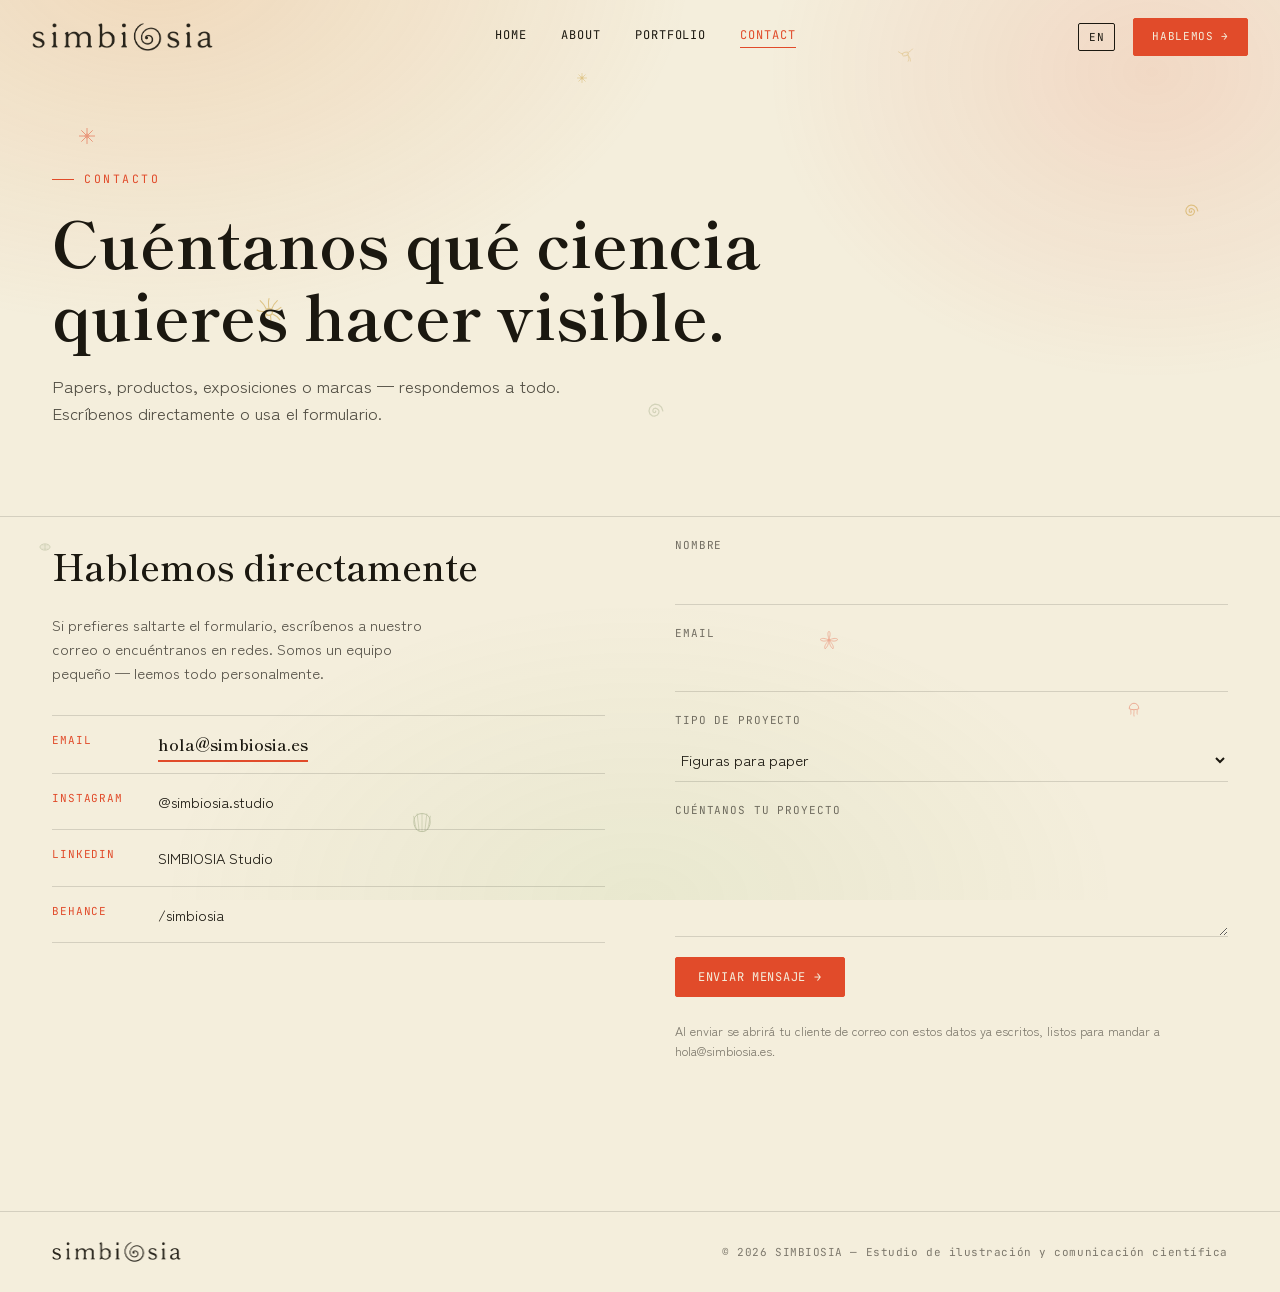
<file: contact.html>
<!DOCTYPE html>
<html lang="es">
<head>
<meta charset="UTF-8">
<meta name="viewport" content="width=device-width, initial-scale=1.0">
<title>Contact — SIMBIOSIA</title>
<meta name="description" content="Cuéntanos tu proyecto científico. Escríbenos a hola@simbiosia.es o rellena el formulario.">
<link rel="icon" type="image/svg+xml" href="favicon.svg">
<link rel="preconnect" href="https://fonts.googleapis.com">
<link rel="preconnect" href="https://fonts.gstatic.com" crossorigin>
<link href="https://fonts.googleapis.com/css2?family=Shippori+Mincho:wght@400;500;600;700;800&family=Zen+Kaku+Gothic+New:wght@300;400;500;700;900&family=JetBrains+Mono:wght@400;500;600&display=swap" rel="stylesheet">
<link rel="stylesheet" href="styles.css">
</head>
<body data-page="contact">

<nav class="nav" id="nav">
  <div class="nav-inner">
    <a href="index.html" class="logo-mark"><img src="logo-wordmark.png" alt="SIMBIOSIA"></a>
    <div class="nav-links">
      <a href="index.html" data-i18n="nav.home">Home</a>
      <a href="about.html" data-i18n="nav.about">About</a>
      <a href="portfolio.html" data-i18n="nav.portfolio">Portfolio</a>
      <a href="contact.html" class="active" data-i18n="nav.contact">Contact</a>
    </div>
    <div class="nav-right">
      <button class="lang-toggle" id="langToggle" type="button">EN</button>
      <a href="contact.html" class="btn solid" data-i18n="nav.cta">Hablemos →</a>
    </div>
  </div>
</nav>

<header class="page-head">
  <div class="wrap">
    <div class="eyebrow" data-i18n="head.eyebrow">Contacto</div>
    <h1 data-i18n="head.h1">Cuéntanos qué ciencia quieres hacer visible.</h1>
    <p class="lead" data-i18n="head.lead">Papers, productos, exposiciones o marcas — respondemos a todo. Escríbenos directamente o usa el formulario.</p>
  </div>
</header>

<section class="form-section reveal">
  <div class="wrap form-grid">

    <div class="form-side">
      <h2 data-i18n="side.h2">Hablemos directamente</h2>
      <p data-i18n="side.p">Si prefieres saltarte el formulario, escríbenos a nuestro correo o encuéntranos en redes. Somos un equipo pequeño — leemos todo personalmente.</p>

      <div class="info-row">
        <span class="k" data-i18n="side.k1">Email</span>
        <span class="v"><a href="mailto:hola@simbiosia.es" class="mail-link" style="font-size:16px;">hola@simbiosia.es</a></span>
      </div>
      <div class="info-row">
        <span class="k" data-i18n="side.k2">Instagram</span>
        <span class="v"><a href="#" target="_blank" rel="noopener">@simbiosia.studio</a></span>
      </div>
      <div class="info-row">
        <span class="k" data-i18n="side.k3">LinkedIn</span>
        <span class="v"><a href="#" target="_blank" rel="noopener">SIMBIOSIA Studio</a></span>
      </div>
      <div class="info-row">
        <span class="k" data-i18n="side.k4">Behance</span>
        <span class="v"><a href="#" target="_blank" rel="noopener">/simbiosia</a></span>
      </div>
    </div>

    <div>
      <form class="contact-form" id="contactForm" action="mailto:hola@simbiosia.es" method="get" enctype="text/plain">
        <div class="field">
          <label for="name" data-i18n="form.name">Nombre</label>
          <input type="text" id="name" name="Nombre" required>
        </div>
        <div class="field">
          <label for="email" data-i18n="form.email">Email</label>
          <input type="email" id="email" name="Email" required>
        </div>
        <div class="field">
          <label for="type" data-i18n="form.type">Tipo de proyecto</label>
          <select id="type" name="Tipo_de_proyecto">
            <option data-i18n="form.opt1">Figuras para paper</option>
            <option data-i18n="form.opt2">Animación 2D/3D</option>
            <option data-i18n="form.opt3">Infografía</option>
            <option data-i18n="form.opt4">Museo o exposición</option>
            <option data-i18n="form.opt5">Branding científico</option>
            <option data-i18n="form.opt6">Otro</option>
          </select>
        </div>
        <div class="field">
          <label for="message" data-i18n="form.message">Cuéntanos tu proyecto</label>
          <textarea id="message" name="Mensaje" required></textarea>
        </div>
        <button type="submit" class="btn solid" style="align-self:flex-start;" data-i18n="form.submit">Enviar mensaje →</button>
        <p class="form-note" data-i18n="form.note">Al enviar se abrirá tu cliente de correo con estos datos ya escritos, listos para mandar a hola@simbiosia.es.</p>
      </form>
    </div>

  </div>
</section>

<footer>
  <div class="wrap">
    <a href="index.html" class="logo-mark"><img src="logo-wordmark.png" alt="SIMBIOSIA"></a>
    <span class="mono" data-i18n="footer.copy">© 2026 SIMBIOSIA — Estudio de ilustración y comunicación científica</span>
  </div>
</footer>

<script src="main.js"></script>
<script>
  initLangToggle({
    es: {
      "nav.home":"Home","nav.about":"About","nav.portfolio":"Portfolio","nav.contact":"Contact","nav.cta":"Hablemos →",
      "head.eyebrow":"Contacto",
      "head.h1":"Cuéntanos qué ciencia quieres hacer visible.",
      "head.lead":"Papers, productos, exposiciones o marcas — respondemos a todo. Escríbenos directamente o usa el formulario.",
      "side.h2":"Hablemos directamente",
      "side.p":"Si prefieres saltarte el formulario, escríbenos a nuestro correo o encuéntranos en redes. Somos un equipo pequeño — leemos todo personalmente.",
      "side.k1":"Email","side.k2":"Instagram","side.k3":"LinkedIn","side.k4":"Behance",
      "form.name":"Nombre","form.email":"Email","form.type":"Tipo de proyecto",
      "form.opt1":"Figuras para paper","form.opt2":"Animación 2D/3D","form.opt3":"Infografía","form.opt4":"Museo o exposición","form.opt5":"Branding científico","form.opt6":"Otro",
      "form.message":"Cuéntanos tu proyecto","form.submit":"Enviar mensaje →",
      "form.note":"Al enviar se abrirá tu cliente de correo con estos datos ya escritos, listos para mandar a hola@simbiosia.es.",
      "footer.copy":"© 2026 SIMBIOSIA — Estudio de ilustración y comunicación científica"
    },
    en: {
      "nav.home":"Home","nav.about":"About","nav.portfolio":"Portfolio","nav.contact":"Contact","nav.cta":"Let's talk →",
      "head.eyebrow":"Contact",
      "head.h1":"Tell us what science you want to make visible.",
      "head.lead":"Papers, products, exhibitions or brands — we reply to everything. Write to us directly or use the form.",
      "side.h2":"Let's talk directly",
      "side.p":"If you'd rather skip the form, email us or find us on social media. We're a small team — we read everything personally.",
      "side.k1":"Email","side.k2":"Instagram","side.k3":"LinkedIn","side.k4":"Behance",
      "form.name":"Name","form.email":"Email","form.type":"Project type",
      "form.opt1":"Figures for a paper","form.opt2":"2D/3D animation","form.opt3":"Infographics","form.opt4":"Museum or exhibition","form.opt5":"Scientific branding","form.opt6":"Other",
      "form.message":"Tell us about your project","form.submit":"Send message →",
      "form.note":"Submitting opens your email client with this filled in, ready to send to hola@simbiosia.es.",
      "footer.copy":"© 2026 SIMBIOSIA — Scientific illustration and communication studio"
    }
  });
</script>
</body>
</html>
</file>
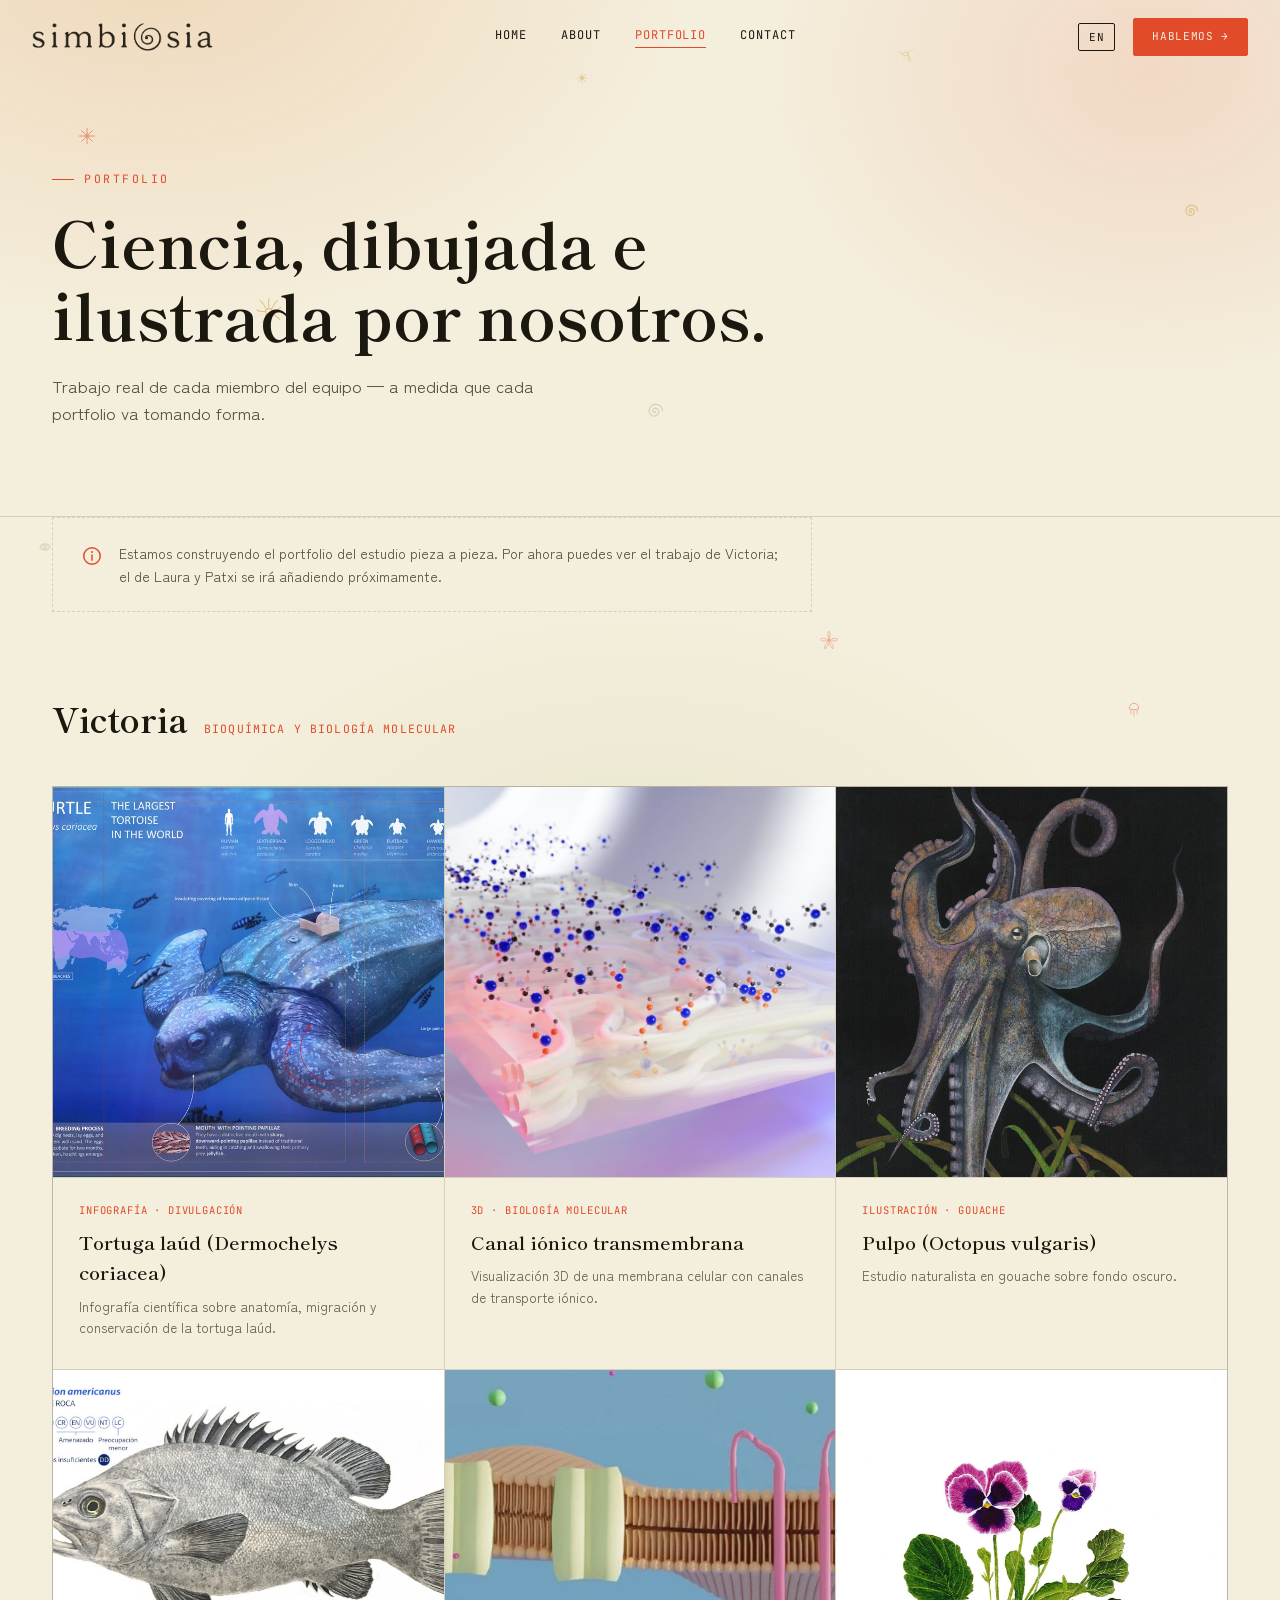
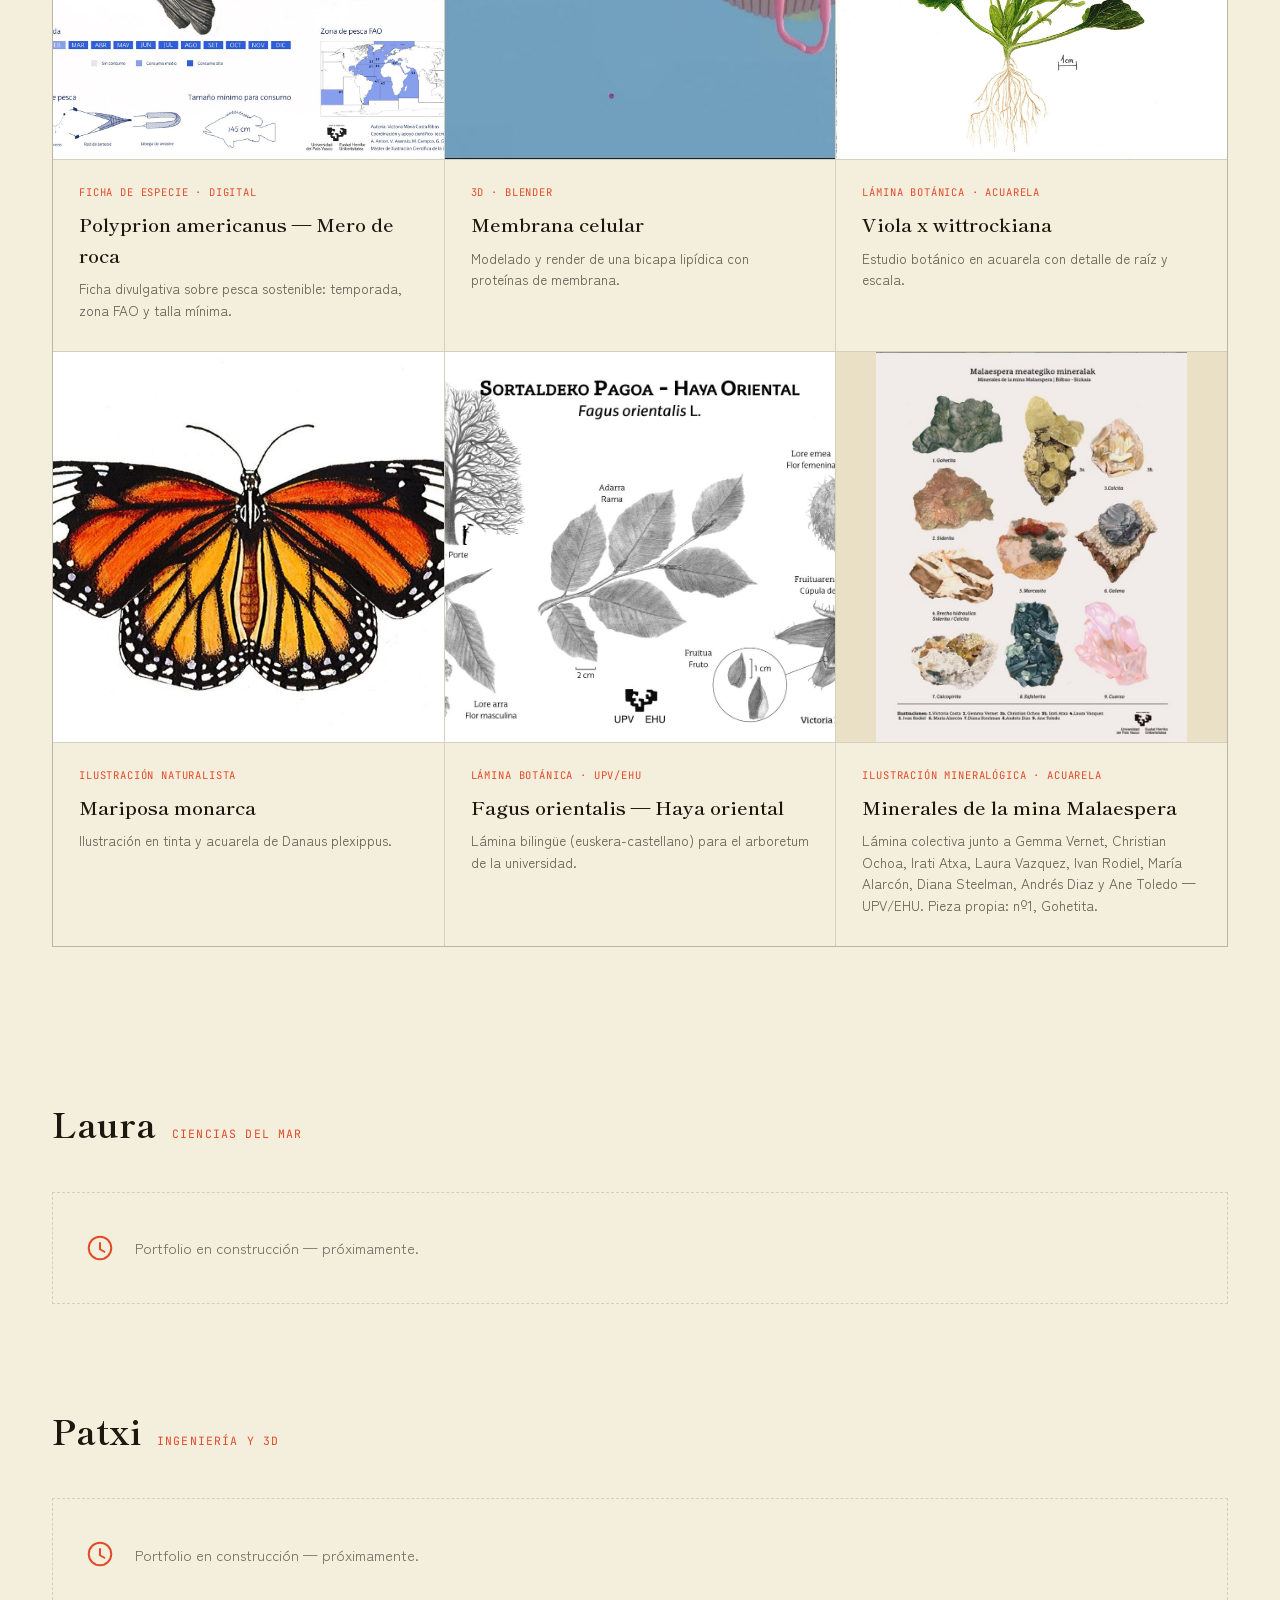
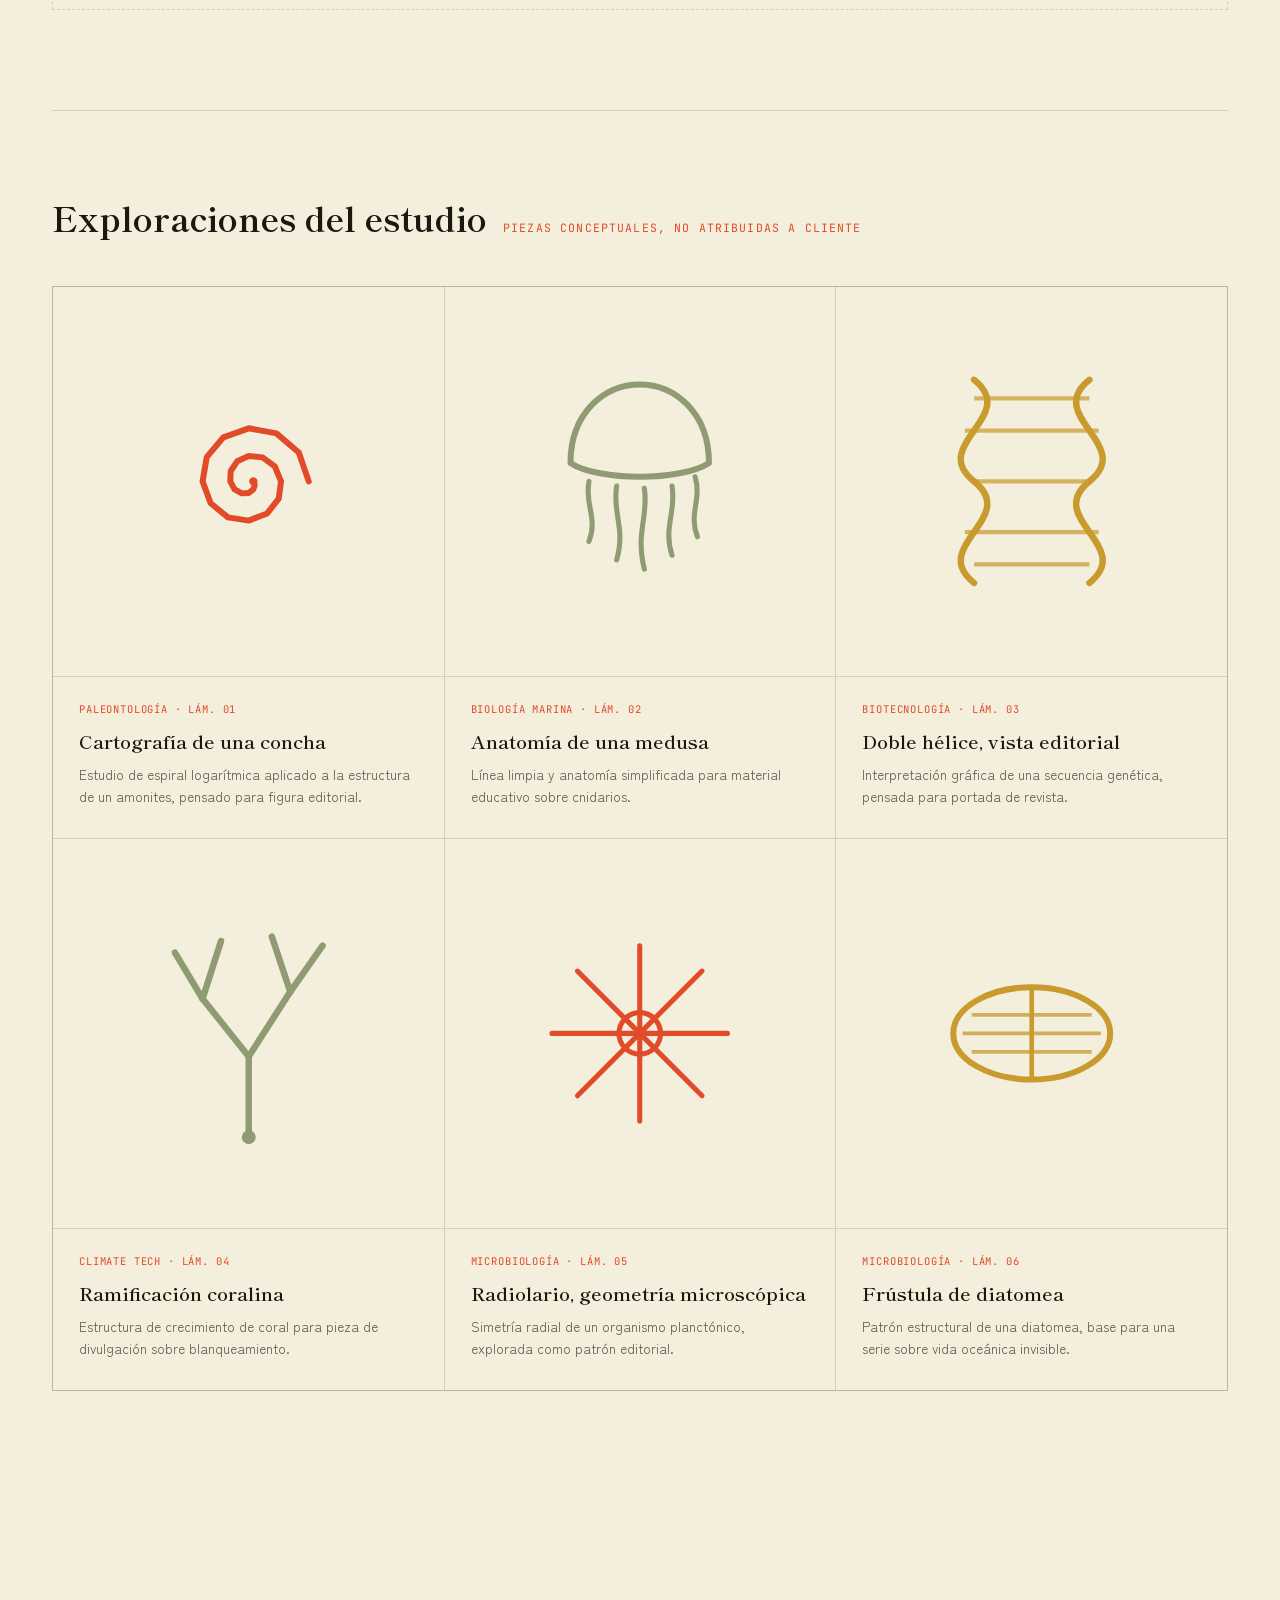
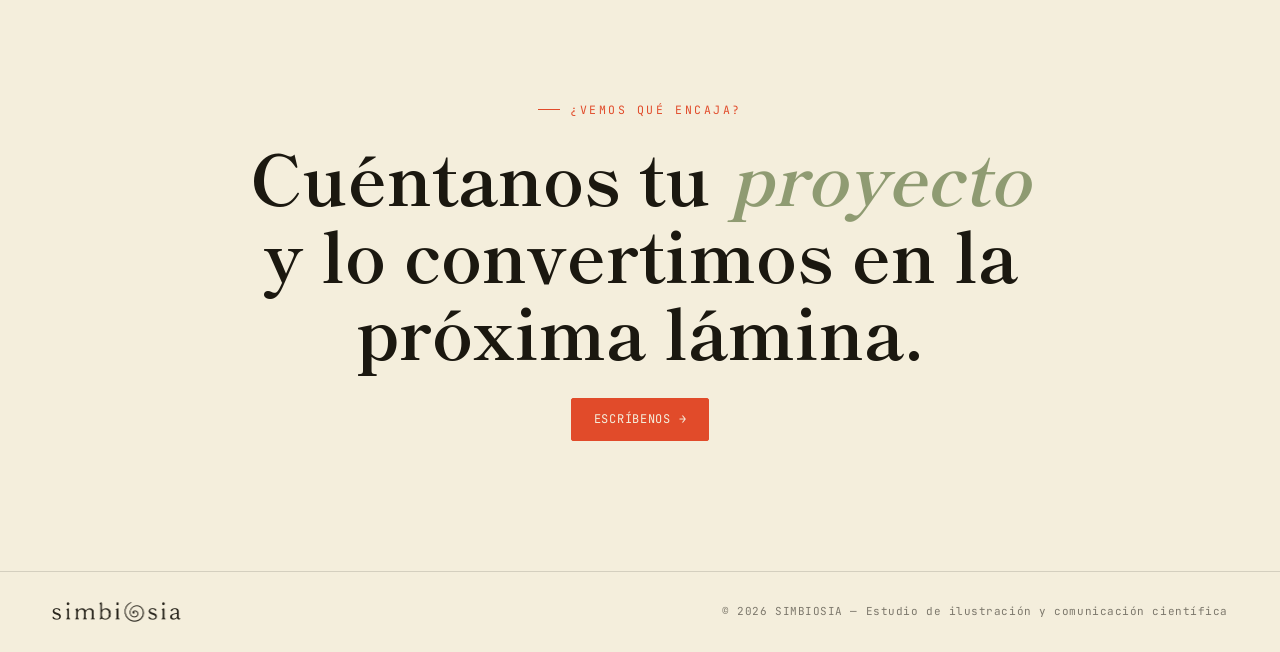
<file: portfolio.html>
<!DOCTYPE html>
<html lang="es">
<head>
<meta charset="UTF-8">
<meta name="viewport" content="width=device-width, initial-scale=1.0">
<title>Portfolio — SIMBIOSIA</title>
<meta name="description" content="Portfolio de SIMBIOSIA: ilustración científica, infografía y modelado 3D aplicados a biología marina, biotecnología y divulgación.">
<link rel="icon" type="image/svg+xml" href="favicon.svg">
<link rel="preconnect" href="https://fonts.googleapis.com">
<link rel="preconnect" href="https://fonts.gstatic.com" crossorigin>
<link href="https://fonts.googleapis.com/css2?family=Shippori+Mincho:wght@400;500;600;700;800&family=Zen+Kaku+Gothic+New:wght@300;400;500;700;900&family=JetBrains+Mono:wght@400;500;600&display=swap" rel="stylesheet">
<link rel="stylesheet" href="styles.css">
<style>
  .person-head{ display:flex; align-items:baseline; gap:16px; margin:90px 0 40px; flex-wrap:wrap; }
  .person-head:first-of-type{ margin-top:0; }
  .person-head h2{ font-family:'Shippori Mincho', serif; font-size:clamp(24px,3vw,34px); font-weight:700; }
  .person-head .role{ font-family:'JetBrains Mono', monospace; font-size:11.5px; letter-spacing:0.1em; text-transform:uppercase; color:var(--vermillion); }
  .soon-card{
    border:1px dashed var(--line); padding:40px 32px; margin-bottom:100px;
    display:flex; align-items:center; gap:20px; color:rgba(27,24,16,0.6);
  }
  .soon-card svg{ width:30px; height:30px; flex-shrink:0; color:var(--vermillion); }
  .soon-card p{ font-size:14.5px; }
  .studio-section{ margin-top:60px; padding-top:80px; border-top:1px solid var(--line); }
  .pf-art-photo{ padding:0 !important; overflow:hidden; }
  @media (max-width:900px){
    .person-head{ margin:60px 0 28px; }
    .studio-section{ margin-top:20px; padding-top:50px; }
  }
</style>
</head>
<body data-page="portfolio">

<nav class="nav" id="nav">
  <div class="nav-inner">
    <a href="index.html" class="logo-mark"><img src="logo-wordmark.png" alt="SIMBIOSIA"></a>
    <div class="nav-links">
      <a href="index.html" data-i18n="nav.home">Home</a>
      <a href="about.html" data-i18n="nav.about">About</a>
      <a href="portfolio.html" class="active" data-i18n="nav.portfolio">Portfolio</a>
      <a href="contact.html" data-i18n="nav.contact">Contact</a>
    </div>
    <div class="nav-right">
      <button class="lang-toggle" id="langToggle" type="button">EN</button>
      <a href="contact.html" class="btn solid" data-i18n="nav.cta">Hablemos →</a>
    </div>
  </div>
</nav>

<header class="page-head">
  <div class="wrap">
    <div class="eyebrow" data-i18n="head.eyebrow">Portfolio</div>
    <h1 data-i18n="head.h1">Ciencia, dibujada e ilustrada por nosotros.</h1>
    <p class="lead" data-i18n="head.lead">Trabajo real de cada miembro del equipo — a medida que cada portfolio va tomando forma.</p>
  </div>
</header>

<section class="portfolio-note reveal">
  <div class="wrap">
    <div class="box">
      <svg viewBox="0 0 24 24" fill="none"><circle cx="12" cy="12" r="9" stroke="currentColor" stroke-width="1.6"/><line x1="12" y1="11" x2="12" y2="16.5" stroke="currentColor" stroke-width="1.6" stroke-linecap="round"/><circle cx="12" cy="7.6" r="1.1" fill="currentColor"/></svg>
      <p data-i18n="note.p">Estamos construyendo el portfolio del estudio pieza a pieza. Por ahora puedes ver el trabajo de Victoria; el de Laura y Patxi se irá añadiendo próximamente.</p>
    </div>
  </div>
</section>

<section class="reveal">
  <div class="wrap">

    <div class="person-head">
      <h2>Victoria</h2>
      <span class="role" data-i18n="victoria.role">Bioquímica y biología molecular</span>
    </div>
    <div class="portfolio-grid">

      <div class="pf-card">
        <div class="pf-art pf-art-photo"><img src="pf-leatherback.jpg" alt="Infografía de tortuga laúd" style="width:100%; height:100%; object-fit:cover;"></div>
        <div class="pf-info">
          <span class="tag" data-i18n="v1.tag">Infografía · Divulgación</span>
          <h3 data-i18n="v1.h3">Tortuga laúd (Dermochelys coriacea)</h3>
          <p data-i18n="v1.p">Infografía científica sobre anatomía, migración y conservación de la tortuga laúd.</p>
        </div>
      </div>

      <div class="pf-card">
        <div class="pf-art pf-art-photo"><img src="pf-ionchannel.jpg" alt="Visualización 3D de canal iónico" style="width:100%; height:100%; object-fit:cover;"></div>
        <div class="pf-info">
          <span class="tag" data-i18n="v2.tag">3D · Biología molecular</span>
          <h3 data-i18n="v2.h3">Canal iónico transmembrana</h3>
          <p data-i18n="v2.p">Visualización 3D de una membrana celular con canales de transporte iónico.</p>
        </div>
      </div>

      <div class="pf-card">
        <div class="pf-art pf-art-photo"><img src="pf-octopus.jpg" alt="Ilustración de pulpo en gouache" style="width:100%; height:100%; object-fit:cover;"></div>
        <div class="pf-info">
          <span class="tag" data-i18n="v3.tag">Ilustración · Gouache</span>
          <h3 data-i18n="v3.h3">Pulpo (Octopus vulgaris)</h3>
          <p data-i18n="v3.p">Estudio naturalista en gouache sobre fondo oscuro.</p>
        </div>
      </div>

      <div class="pf-card">
        <div class="pf-art pf-art-photo"><img src="pf-polyprion.jpg" alt="Ficha de especie Polyprion americanus" style="width:100%; height:100%; object-fit:cover;"></div>
        <div class="pf-info">
          <span class="tag" data-i18n="v4.tag">Ficha de especie · Digital</span>
          <h3 data-i18n="v4.h3">Polyprion americanus — Mero de roca</h3>
          <p data-i18n="v4.p">Ficha divulgativa sobre pesca sostenible: temporada, zona FAO y talla mínima.</p>
        </div>
      </div>

      <div class="pf-card">
        <div class="pf-art pf-art-photo"><img src="pf-membrane.jpg" alt="Modelado 3D de membrana celular" style="width:100%; height:100%; object-fit:cover;"></div>
        <div class="pf-info">
          <span class="tag" data-i18n="v5.tag">3D · Blender</span>
          <h3 data-i18n="v5.h3">Membrana celular</h3>
          <p data-i18n="v5.p">Modelado y render de una bicapa lipídica con proteínas de membrana.</p>
        </div>
      </div>

      <div class="pf-card">
        <div class="pf-art pf-art-photo"><img src="pf-viola.jpg" alt="Lámina botánica de Viola x wittrockiana" style="width:100%; height:100%; object-fit:cover;"></div>
        <div class="pf-info">
          <span class="tag" data-i18n="v6.tag">Lámina botánica · Acuarela</span>
          <h3 data-i18n="v6.h3">Viola x wittrockiana</h3>
          <p data-i18n="v6.p">Estudio botánico en acuarela con detalle de raíz y escala.</p>
        </div>
      </div>

      <div class="pf-card">
        <div class="pf-art pf-art-photo"><img src="pf-butterfly.jpg" alt="Ilustración de mariposa monarca" style="width:100%; height:100%; object-fit:cover;"></div>
        <div class="pf-info">
          <span class="tag" data-i18n="v7.tag">Ilustración naturalista</span>
          <h3 data-i18n="v7.h3">Mariposa monarca</h3>
          <p data-i18n="v7.p">Ilustración en tinta y acuarela de Danaus plexippus.</p>
        </div>
      </div>

      <div class="pf-card">
        <div class="pf-art pf-art-photo"><img src="pf-fagus.jpg" alt="Lámina botánica de Fagus orientalis" style="width:100%; height:100%; object-fit:cover;"></div>
        <div class="pf-info">
          <span class="tag" data-i18n="v8.tag">Lámina botánica · UPV/EHU</span>
          <h3 data-i18n="v8.h3">Fagus orientalis — Haya oriental</h3>
          <p data-i18n="v8.p">Lámina bilingüe (euskera-castellano) para el arboretum de la universidad.</p>
        </div>
      </div>

      <div class="pf-card">
        <div class="pf-art pf-art-photo"><img src="pf-gohetita.jpg" alt="Lámina colectiva de minerales de la mina Malaespera" style="width:100%; height:100%; object-fit:contain; background:var(--paper-2);"></div>
        <div class="pf-info">
          <span class="tag" data-i18n="v9.tag">Ilustración mineralógica · Acuarela</span>
          <h3 data-i18n="v9.h3">Minerales de la mina Malaespera</h3>
          <p data-i18n="v9.p">Lámina colectiva junto a Gemma Vernet, Christian Ochoa, Irati Atxa, Laura Vazquez, Ivan Rodiel, María Alarcón, Diana Steelman, Andrés Diaz y Ane Toledo — UPV/EHU. Pieza propia: nº1, Gohetita.</p>
        </div>
      </div>

    </div>

    <div class="person-head">
      <h2>Laura</h2>
      <span class="role" data-i18n="laura.role">Ciencias del mar</span>
    </div>
    <div class="soon-card">
      <svg viewBox="0 0 24 24" fill="none"><path d="M12 8v5l3.5 2" stroke="currentColor" stroke-width="1.6" stroke-linecap="round" stroke-linejoin="round"/><circle cx="12" cy="12" r="9" stroke="currentColor" stroke-width="1.6"/></svg>
      <p data-i18n="laura.soon">Portfolio en construcción — próximamente.</p>
    </div>

    <div class="person-head">
      <h2>Patxi</h2>
      <span class="role" data-i18n="patxi.role">Ingeniería y 3D</span>
    </div>
    <div class="soon-card">
      <svg viewBox="0 0 24 24" fill="none"><path d="M12 8v5l3.5 2" stroke="currentColor" stroke-width="1.6" stroke-linecap="round" stroke-linejoin="round"/><circle cx="12" cy="12" r="9" stroke="currentColor" stroke-width="1.6"/></svg>
      <p data-i18n="patxi.soon">Portfolio en construcción — próximamente.</p>
    </div>

    <div class="studio-section">
      <div class="person-head" style="margin-top:0;">
        <h2 data-i18n="studio.h2">Exploraciones del estudio</h2>
        <span class="role" data-i18n="studio.role">Piezas conceptuales, no atribuidas a cliente</span>
      </div>
      <div class="portfolio-grid">

        <div class="pf-card">
          <div class="pf-art">
            <svg viewBox="0 0 100 100" fill="none" xmlns="http://www.w3.org/2000/svg" style="color:var(--vermillion)">
              <path d="M52,50 L52.6,51.5 L52,53.47 L50,55 L47,55.2 L43.9,53.5 L42,50 L42.2,45.5 L45,41.3 L50,39 L56,39.6 L61.3,43.5 L64,50 L63,57.5 L58,63.9 L50,67 L41,65.6 L33.5,59.5 L30,50 L31.8,39.5 L39,30.9 L50,27 L62,29.2 L71.7,37.5 L76,50" stroke="currentColor" stroke-width="2.6" stroke-linecap="round" stroke-linejoin="round"/>
              <circle cx="52" cy="50" r="1.8" fill="currentColor"/>
            </svg>
          </div>
          <div class="pf-info">
            <span class="tag" data-i18n="pf1.tag">Paleontología · Lám. 01</span>
            <h3 data-i18n="pf1.h3">Cartografía de una concha</h3>
            <p data-i18n="pf1.p">Estudio de espiral logarítmica aplicado a la estructura de un amonites, pensado para figura editorial.</p>
          </div>
        </div>

        <div class="pf-card">
          <div class="pf-art">
            <svg viewBox="0 0 100 100" fill="none" xmlns="http://www.w3.org/2000/svg" style="color:var(--periquito)">
              <path d="M20,42 C20,20 35,8 50,8 C65,8 80,20 80,42 C68,50 32,50 20,42 Z" stroke="currentColor" stroke-width="2.6" stroke-linejoin="round"/>
              <path d="M28,50 C26,60 32,66 28,76" stroke="currentColor" stroke-width="2.2" stroke-linecap="round"/>
              <path d="M40,52 C38,64 44,70 40,84" stroke="currentColor" stroke-width="2.2" stroke-linecap="round"/>
              <path d="M52,53 C54,65 48,72 52,88" stroke="currentColor" stroke-width="2.2" stroke-linecap="round"/>
              <path d="M64,52 C66,63 60,70 64,82" stroke="currentColor" stroke-width="2.2" stroke-linecap="round"/>
              <path d="M74,48 C77,58 71,64 75,74" stroke="currentColor" stroke-width="2.2" stroke-linecap="round"/>
            </svg>
          </div>
          <div class="pf-info">
            <span class="tag" data-i18n="pf2.tag">Biología marina · Lám. 02</span>
            <h3 data-i18n="pf2.h3">Anatomía de una medusa</h3>
            <p data-i18n="pf2.p">Línea limpia y anatomía simplificada para material educativo sobre cnidarios.</p>
          </div>
        </div>

        <div class="pf-card">
          <div class="pf-art">
            <svg viewBox="0 0 100 100" fill="none" xmlns="http://www.w3.org/2000/svg" style="color:var(--gold)">
              <path d="M25,6 C45,22 5,34 25,50 C45,66 5,78 25,94" stroke="currentColor" stroke-width="2.8" stroke-linecap="round"/>
              <path d="M75,6 C55,22 95,34 75,50 C55,66 95,78 75,94" stroke="currentColor" stroke-width="2.8" stroke-linecap="round"/>
              <g stroke="currentColor" stroke-width="1.8" opacity="0.7">
                <line x1="25" y1="14" x2="75" y2="14"/>
                <line x1="21" y1="28" x2="79" y2="28"/>
                <line x1="25" y1="50" x2="75" y2="50"/>
                <line x1="21" y1="72" x2="79" y2="72"/>
                <line x1="25" y1="86" x2="75" y2="86"/>
              </g>
            </svg>
          </div>
          <div class="pf-info">
            <span class="tag" data-i18n="pf3.tag">Biotecnología · Lám. 03</span>
            <h3 data-i18n="pf3.h3">Doble hélice, vista editorial</h3>
            <p data-i18n="pf3.p">Interpretación gráfica de una secuencia genética, pensada para portada de revista.</p>
          </div>
        </div>

        <div class="pf-card">
          <div class="pf-art">
            <svg viewBox="0 0 100 100" fill="none" xmlns="http://www.w3.org/2000/svg" style="color:var(--periquito)">
              <g stroke="currentColor" stroke-width="2.8" stroke-linecap="round" stroke-linejoin="round">
                <path d="M50,95 L50,60"/>
                <path d="M50,60 L30,35"/>
                <path d="M50,60 L68,32"/>
                <path d="M30,35 L18,15"/>
                <path d="M30,35 L38,10"/>
                <path d="M68,32 L60,8"/>
                <path d="M68,32 L82,12"/>
              </g>
              <circle cx="50" cy="95" r="3" fill="currentColor"/>
            </svg>
          </div>
          <div class="pf-info">
            <span class="tag" data-i18n="pf4.tag">Climate tech · Lám. 04</span>
            <h3 data-i18n="pf4.h3">Ramificación coralina</h3>
            <p data-i18n="pf4.p">Estructura de crecimiento de coral para pieza de divulgación sobre blanqueamiento.</p>
          </div>
        </div>

        <div class="pf-card">
          <div class="pf-art">
            <svg viewBox="0 0 100 100" fill="none" xmlns="http://www.w3.org/2000/svg" style="color:var(--vermillion)">
              <g stroke="currentColor" stroke-width="2.2" stroke-linecap="round">
                <line x1="50" y1="50" x2="88" y2="50"/>
                <line x1="50" y1="50" x2="77" y2="77"/>
                <line x1="50" y1="50" x2="50" y2="88"/>
                <line x1="50" y1="50" x2="23" y2="77"/>
                <line x1="50" y1="50" x2="12" y2="50"/>
                <line x1="50" y1="50" x2="23" y2="23"/>
                <line x1="50" y1="50" x2="50" y2="12"/>
                <line x1="50" y1="50" x2="77" y2="23"/>
              </g>
              <circle cx="50" cy="50" r="9" stroke="currentColor" stroke-width="2.2"/>
              <circle cx="50" cy="50" r="2.5" fill="currentColor"/>
            </svg>
          </div>
          <div class="pf-info">
            <span class="tag" data-i18n="pf5.tag">Microbiología · Lám. 05</span>
            <h3 data-i18n="pf5.h3">Radiolario, geometría microscópica</h3>
            <p data-i18n="pf5.p">Simetría radial de un organismo planctónico, explorada como patrón editorial.</p>
          </div>
        </div>

        <div class="pf-card">
          <div class="pf-art">
            <svg viewBox="0 0 100 100" fill="none" xmlns="http://www.w3.org/2000/svg" style="color:var(--gold)">
              <ellipse cx="50" cy="50" rx="34" ry="20" stroke="currentColor" stroke-width="2.6"/>
              <line x1="50" y1="30" x2="50" y2="70" stroke="currentColor" stroke-width="2"/>
              <g stroke="currentColor" stroke-width="1.6" opacity="0.75">
                <line x1="24" y1="42" x2="76" y2="42"/>
                <line x1="20" y1="50" x2="80" y2="50"/>
                <line x1="24" y1="58" x2="76" y2="58"/>
              </g>
            </svg>
          </div>
          <div class="pf-info">
            <span class="tag" data-i18n="pf6.tag">Microbiología · Lám. 06</span>
            <h3 data-i18n="pf6.h3">Frústula de diatomea</h3>
            <p data-i18n="pf6.p">Patrón estructural de una diatomea, base para una serie sobre vida oceánica invisible.</p>
          </div>
        </div>

      </div>
    </div>

  </div>
</section>

<section class="contacto reveal">
  <div class="wrap">
    <div class="eyebrow" data-i18n="cta.eyebrow">¿Vemos qué encaja?</div>
    <h2 data-i18n="cta.h2">Cuéntanos tu <em>proyecto</em> y lo convertimos en la próxima lámina.</h2>
    <a href="contact.html" class="btn solid" data-i18n="cta.btn">Escríbenos →</a>
  </div>
</section>

<footer>
  <div class="wrap">
    <a href="index.html" class="logo-mark"><img src="logo-wordmark.png" alt="SIMBIOSIA"></a>
    <span class="mono" data-i18n="footer.copy">© 2026 SIMBIOSIA — Estudio de ilustración y comunicación científica</span>
  </div>
</footer>

<script src="main.js"></script>
<script>
  initLangToggle({
    es: {
      "nav.home":"Home","nav.about":"About","nav.portfolio":"Portfolio","nav.contact":"Contact","nav.cta":"Hablemos →",
      "head.eyebrow":"Portfolio",
      "head.h1":"Ciencia, dibujada e ilustrada por nosotros.",
      "head.lead":"Trabajo real de cada miembro del equipo — a medida que cada portfolio va tomando forma.",
      "note.p":"Estamos construyendo el portfolio del estudio pieza a pieza. Por ahora puedes ver el trabajo de Victoria; el de Laura y Patxi se irá añadiendo próximamente.",
      "victoria.role":"Bioquímica y biología molecular",
      "v1.tag":"Infografía · Divulgación","v1.h3":"Tortuga laúd (Dermochelys coriacea)","v1.p":"Infografía científica sobre anatomía, migración y conservación de la tortuga laúd.",
      "v2.tag":"3D · Biología molecular","v2.h3":"Canal iónico transmembrana","v2.p":"Visualización 3D de una membrana celular con canales de transporte iónico.",
      "v3.tag":"Ilustración · Gouache","v3.h3":"Pulpo (Octopus vulgaris)","v3.p":"Estudio naturalista en gouache sobre fondo oscuro.",
      "v4.tag":"Ficha de especie · Digital","v4.h3":"Polyprion americanus — Mero de roca","v4.p":"Ficha divulgativa sobre pesca sostenible: temporada, zona FAO y talla mínima.",
      "v5.tag":"3D · Blender","v5.h3":"Membrana celular","v5.p":"Modelado y render de una bicapa lipídica con proteínas de membrana.",
      "v6.tag":"Lámina botánica · Acuarela","v6.h3":"Viola x wittrockiana","v6.p":"Estudio botánico en acuarela con detalle de raíz y escala.",
      "v7.tag":"Ilustración naturalista","v7.h3":"Mariposa monarca","v7.p":"Ilustración en tinta y acuarela de Danaus plexippus.",
      "v8.tag":"Lámina botánica · UPV/EHU","v8.h3":"Fagus orientalis — Haya oriental","v8.p":"Lámina bilingüe (euskera-castellano) para el arboretum de la universidad.",
      "v9.tag":"Ilustración mineralógica · Acuarela","v9.h3":"Minerales de la mina Malaespera","v9.p":"Lámina colectiva junto a Gemma Vernet, Christian Ochoa, Irati Atxa, Laura Vazquez, Ivan Rodiel, María Alarcón, Diana Steelman, Andrés Diaz y Ane Toledo — UPV/EHU. Pieza propia: nº1, Gohetita.",
      "laura.role":"Ciencias del mar","laura.soon":"Portfolio en construcción — próximamente.",
      "patxi.role":"Ingeniería y 3D","patxi.soon":"Portfolio en construcción — próximamente.",
      "studio.h2":"Exploraciones del estudio","studio.role":"Piezas conceptuales, no atribuidas a cliente",
      "pf1.tag":"Paleontología · Lám. 01","pf1.h3":"Cartografía de una concha","pf1.p":"Estudio de espiral logarítmica aplicado a la estructura de un amonites, pensado para figura editorial.",
      "pf2.tag":"Biología marina · Lám. 02","pf2.h3":"Anatomía de una medusa","pf2.p":"Línea limpia y anatomía simplificada para material educativo sobre cnidarios.",
      "pf3.tag":"Biotecnología · Lám. 03","pf3.h3":"Doble hélice, vista editorial","pf3.p":"Interpretación gráfica de una secuencia genética, pensada para portada de revista.",
      "pf4.tag":"Climate tech · Lám. 04","pf4.h3":"Ramificación coralina","pf4.p":"Estructura de crecimiento de coral para pieza de divulgación sobre blanqueamiento.",
      "pf5.tag":"Microbiología · Lám. 05","pf5.h3":"Radiolario, geometría microscópica","pf5.p":"Simetría radial de un organismo planctónico, explorada como patrón editorial.",
      "pf6.tag":"Microbiología · Lám. 06","pf6.h3":"Frústula de diatomea","pf6.p":"Patrón estructural de una diatomea, base para una serie sobre vida oceánica invisible.",
      "cta.eyebrow":"¿Vemos qué encaja?","cta.h2":"Cuéntanos tu <em>proyecto</em> y lo convertimos en la próxima lámina.","cta.btn":"Escríbenos →",
      "footer.copy":"© 2026 SIMBIOSIA — Estudio de ilustración y comunicación científica"
    },
    en: {
      "nav.home":"Home","nav.about":"About","nav.portfolio":"Portfolio","nav.contact":"Contact","nav.cta":"Let's talk →",
      "head.eyebrow":"Portfolio",
      "head.h1":"Science, drawn and illustrated by us.",
      "head.lead":"Real work from each member of the team — as each portfolio takes shape.",
      "note.p":"We're building the studio's portfolio piece by piece. For now you can see Victoria's work; Laura's and Patxi's will be added soon.",
      "victoria.role":"Biochemistry & molecular biology",
      "v1.tag":"Infographic · Outreach","v1.h3":"Leatherback sea turtle (Dermochelys coriacea)","v1.p":"A scientific infographic on the anatomy, migration and conservation of the leatherback turtle.",
      "v2.tag":"3D · Molecular biology","v2.h3":"Transmembrane ion channel","v2.p":"A 3D visualisation of a cell membrane with ion transport channels.",
      "v3.tag":"Illustration · Gouache","v3.h3":"Octopus (Octopus vulgaris)","v3.p":"A naturalistic gouache study on a dark background.",
      "v4.tag":"Species sheet · Digital","v4.h3":"Polyprion americanus — Wreckfish","v4.p":"An outreach sheet on sustainable fishing: season, FAO zone and minimum size.",
      "v5.tag":"3D · Blender","v5.h3":"Cell membrane","v5.p":"Modelling and render of a lipid bilayer with membrane proteins.",
      "v6.tag":"Botanical plate · Watercolour","v6.h3":"Viola x wittrockiana","v6.p":"A botanical watercolour study with root detail and scale.",
      "v7.tag":"Natural history illustration","v7.h3":"Monarch butterfly","v7.p":"An ink and watercolour illustration of Danaus plexippus.",
      "v8.tag":"Botanical plate · UPV/EHU","v8.h3":"Fagus orientalis — Oriental beech","v8.p":"A bilingual plate (Basque-Spanish) for the university's arboretum.",
      "v9.tag":"Mineralogical illustration · Watercolour","v9.h3":"Minerals of the Malaespera mine","v9.p":"A collective plate with Gemma Vernet, Christian Ochoa, Irati Atxa, Laura Vazquez, Ivan Rodiel, María Alarcón, Diana Steelman, Andrés Diaz and Ane Toledo — UPV/EHU. Own piece: no. 1, Goethite.",
      "laura.role":"Marine science","laura.soon":"Portfolio under construction — coming soon.",
      "patxi.role":"Engineering & 3D","patxi.soon":"Portfolio under construction — coming soon.",
      "studio.h2":"Studio explorations","studio.role":"Concept pieces, not attributed to a client",
      "pf1.tag":"Palaeontology · Plate 01","pf1.h3":"Mapping a shell","pf1.p":"A logarithmic spiral study applied to ammonite structure, built for an editorial figure.",
      "pf2.tag":"Marine biology · Plate 02","pf2.h3":"Anatomy of a jellyfish","pf2.p":"Clean line and simplified anatomy for educational material on cnidarians.",
      "pf3.tag":"Biotech · Plate 03","pf3.h3":"Double helix, editorial view","pf3.p":"A graphic interpretation of a gene sequence, designed for a journal cover.",
      "pf4.tag":"Climate tech · Plate 04","pf4.h3":"Coral branching","pf4.p":"Coral growth structure for an outreach piece on bleaching.",
      "pf5.tag":"Microbiology · Plate 05","pf5.h3":"Radiolarian, microscopic geometry","pf5.p":"The radial symmetry of a plankton organism, explored as an editorial pattern.",
      "pf6.tag":"Microbiology · Plate 06","pf6.h3":"Diatom frustule","pf6.p":"The structural pattern of a diatom, the base for a series on invisible ocean life.",
      "cta.eyebrow":"See what fits?","cta.h2":"Tell us about your <em>project</em> and we'll turn it into the next plate.","cta.btn":"Write to us →",
      "footer.copy":"© 2026 SIMBIOSIA — Scientific illustration and communication studio"
    }
  });
</script>
</body>
</html>
</file>
<file: styles.css>
/* ============================================================
   SIMBIOSIA — shared stylesheet
   ============================================================ */

:root{
  --paper:#F4EEDC;
  --paper-2:#EAE0C6;
  --ink:#1B1810;
  --vermillion:#E14B2A;
  --periquito:#8F9B72;
  --gold:#C99A2E;
  --line: rgba(27,24,16,0.14);
  --max: 1240px;
}

*{margin:0;padding:0;box-sizing:border-box;}
html{scroll-behavior:smooth;}

body{
  background:var(--paper);
  color:var(--ink);
  font-family:'Zen Kaku Gothic New', sans-serif;
  font-weight:400;
  line-height:1.6;
  overflow-x:hidden;
  position:relative;
}

/* soft warm-orange ambient gradient, norz.io-style */
body::before{
  content:"";
  position:fixed;
  inset:0;
  z-index:0;
  pointer-events:none;
  background-image:
    radial-gradient(ellipse 900px 620px at 12% -5%, rgba(225,140,70,0.22), transparent 60%),
    radial-gradient(ellipse 700px 560px at 90% 8%, rgba(225,75,42,0.13), transparent 55%),
    radial-gradient(ellipse 800px 500px at 50% 100%, rgba(111,168,58,0.08), transparent 60%);
}

h1,h2,h3,.mincho{ font-family:'Shippori Mincho', serif; }
.mono{ font-family:'JetBrains Mono', monospace; }

a{ color:inherit; text-decoration:none; }
img,svg{ display:block; max-width:100%; }
section, header, footer, nav{ position:relative; z-index:1; }
.wrap{ max-width:var(--max); margin:0 auto; padding:0 32px; }

::selection{ background:var(--vermillion); color:var(--paper); }

@media (prefers-reduced-motion: reduce){
  *{ animation-duration:0.01ms !important; animation-iteration-count:1 !important; transition-duration:0.01ms !important; scroll-behavior:auto !important; }
}

body.nav-open{ overflow:hidden; }

/* ---------- Eyebrow / labels ---------- */
.eyebrow{
  font-family:'JetBrains Mono', monospace;
  font-size:11.5px;
  letter-spacing:0.22em;
  text-transform:uppercase;
  color:var(--vermillion);
  display:flex;
  align-items:center;
  gap:10px;
  margin-bottom:18px;
}
.eyebrow::before{ content:""; width:22px; height:1px; background:var(--vermillion); }

/* ---------- Nav ---------- */
.nav{
  position:fixed; top:0; left:0; right:0; z-index:100;
  padding:18px 32px;
  display:flex; align-items:center; justify-content:space-between;
  transition:padding .4s ease, background .4s ease, box-shadow .4s ease;
}
.nav.scrolled{
  padding:12px 32px;
  background:rgba(244,238,220,0.86);
  backdrop-filter:blur(10px);
  box-shadow:0 1px 0 var(--line);
}
.nav-inner{ max-width:var(--max); margin:0 auto; width:100%; display:flex; align-items:center; justify-content:space-between; }
.logo-mark{ display:flex; align-items:center; }
.logo-mark img{ height:28px; width:auto; transition:height .4s ease; }
.nav.scrolled .logo-mark img{ height:24px; }

.nav-links{ display:flex; gap:34px; align-items:center; }
.nav-links a{
  font-family:'JetBrains Mono', monospace;
  font-size:12px;
  letter-spacing:0.08em;
  text-transform:uppercase;
  position:relative;
  padding-bottom:3px;
}
.nav-links a::after{
  content:""; position:absolute; left:0; bottom:0; width:0; height:1px;
  background:var(--vermillion); transition:width .3s ease;
}
.nav-links a:hover::after{ width:100%; }
.nav-links a.active::after{ width:100%; }
.nav-links a.active{ color:var(--vermillion); }

.lang-toggle{
  font-family:'JetBrains Mono', monospace;
  font-size:11px;
  letter-spacing:0.06em;
  border:1px solid var(--ink);
  border-radius:2px;
  padding:6px 10px;
  display:flex;
  cursor:pointer;
  background:none;
  color:var(--ink);
  transition:background .3s ease, color .3s ease;
}
.lang-toggle:hover{ background:var(--ink); color:var(--paper); }

.btn{
  font-family:'JetBrains Mono', monospace;
  font-size:12px;
  letter-spacing:0.06em;
  text-transform:uppercase;
  padding:11px 22px;
  border:1px solid var(--ink);
  border-radius:2px;
  display:inline-flex;
  align-items:center;
  gap:8px;
  cursor:pointer;
  transition:background .3s ease, color .3s ease, border-color .3s ease, transform .2s ease;
  background:none;
}
.btn:hover{ background:var(--ink); color:var(--paper); transform:translateY(-1px); }
.btn.solid{ background:var(--vermillion); color:var(--paper); border-color:var(--vermillion); }
.btn.solid:hover{ background:var(--ink); border-color:var(--ink); }
.nav .btn{ padding:9px 18px; font-size:11px; }
.nav-right{ display:flex; align-items:center; gap:18px; }

/* ---------- Mobile menu (hamburger, injected by main.js) ---------- */
.menu-toggle{
  display:none;
  flex-direction:column; justify-content:center; gap:5px;
  width:30px; height:24px;
  background:none; border:none; padding:0; cursor:pointer;
  z-index:120;
}
.menu-toggle span{ display:block; width:100%; height:2px; background:var(--ink); transition:transform .3s ease, opacity .3s ease; }
.menu-toggle.open span:nth-child(1){ transform:translateY(7px) rotate(45deg); }
.menu-toggle.open span:nth-child(2){ opacity:0; }
.menu-toggle.open span:nth-child(3){ transform:translateY(-7px) rotate(-45deg); }

.nav-backdrop{
  position:fixed; inset:0; z-index:115;
  background:rgba(27,24,16,0.4);
  opacity:0; pointer-events:none;
  transition:opacity .3s ease;
}
.nav-backdrop.open{ opacity:1; pointer-events:auto; }

/* ---------- Generic page header (About / Portfolio / Contact) ---------- */
.page-head{ padding:170px 0 90px; border-bottom:1px solid var(--line); }
.page-head h1{ font-size:clamp(38px,6vw,64px); font-weight:700; max-width:760px; line-height:1.12; margin-bottom:22px; }
.page-head p.lead{ max-width:520px; font-size:17px; color:rgba(27,24,16,0.75); }

/* ---------- Manifesto-style pull quote (reused across pages) ---------- */
.pull{ padding:120px 0; text-align:center; }
.pull blockquote{
  font-family:'Shippori Mincho', serif;
  font-size:clamp(24px,3.2vw,38px);
  line-height:1.5; font-weight:500;
  max-width:820px; margin:0 auto 26px;
}
.pull blockquote em{ color:var(--periquito); font-style:italic; }
.pull p.sub{ max-width:560px; margin:0 auto; color:rgba(27,24,16,0.7); font-size:15.5px; }

/* ---------- Plate grid (services / concept portfolio) ---------- */
.plate-grid{ display:grid; grid-template-columns:repeat(3,1fr); gap:1px; background:var(--line); border:1px solid var(--line); }
.plate{
  background:var(--paper); padding:38px 32px; transition:background .35s ease; position:relative;
  min-height:230px; display:flex; flex-direction:column; justify-content:space-between;
}
.plate:hover{ background:var(--paper-2); }
.plate .num{ font-family:'JetBrains Mono', monospace; font-size:11px; letter-spacing:0.1em; color:var(--vermillion); margin-bottom:26px; }
.plate h3{ font-family:'Shippori Mincho', serif; font-size:21px; font-weight:600; margin-bottom:10px; }
.plate p{ font-size:14px; color:rgba(27,24,16,0.68); }
.plate .plate-art{ position:absolute; top:30px; right:26px; width:46px; height:46px; opacity:0.9; }

/* ---------- Colored band section (periquito green) ---------- */
.band{ padding:150px 0; background:var(--periquito); color:var(--ink); position:relative; overflow:hidden; }
.band::before{
  content:""; position:absolute; top:-120px; right:-120px; width:420px; height:420px; border-radius:50%;
  background:radial-gradient(circle, rgba(225,75,42,0.30), transparent 70%);
}
.band .wrap{ position:relative; z-index:1; }
.band .eyebrow{ color:var(--ink); }
.band .eyebrow::before{ background:var(--ink); }
.band h2{ font-family:'Shippori Mincho', serif; font-size:clamp(28px,3.4vw,42px); font-weight:600; line-height:1.35; }
.band p{ color:rgba(27,24,16,0.78); }

.value-row{ display:flex; gap:24px; padding:26px 0; border-top:1px solid rgba(27,24,16,0.16); }
.value-row:last-child{ border-bottom:1px solid rgba(27,24,16,0.16); }
.value-row .vnum{ font-family:'JetBrains Mono', monospace; font-size:12px; color:var(--vermillion); padding-top:3px; min-width:26px; }
.value-row h4{ font-family:'Shippori Mincho', serif; font-size:18px; font-weight:600; margin-bottom:6px; }
.value-row p{ font-size:13.5px; color:rgba(27,24,16,0.72); }

/* ---------- Team ---------- */
.team-grid{ display:grid; grid-template-columns:repeat(3,1fr); gap:2px; background:var(--line); border:1px solid var(--line); }
.member{ background:var(--paper); padding:40px 30px 34px; transition:background .3s ease; }
.member:hover{ background:var(--paper-2); }
.badge{
  width:84px; height:84px; border-radius:50%; overflow:hidden;
  display:flex; align-items:center; justify-content:center;
  font-family:'Shippori Mincho', serif; font-size:22px; font-weight:700; color:var(--paper);
  margin-bottom:26px; border:3px solid var(--ink);
}
.badge img{ width:100%; height:100%; object-fit:cover; display:block; }
.member[data-c="periquito"] .badge{ background:var(--periquito); border-color:var(--periquito); }
.member[data-c="vermillion"] .badge{ background:var(--vermillion); border-color:var(--vermillion); }
.member[data-c="gold"] .badge{ background:var(--gold); border-color:var(--gold); }
.member h3{ font-family:'Shippori Mincho', serif; font-size:23px; font-weight:700; margin-bottom:4px; }
.member .role{ font-family:'JetBrains Mono', monospace; font-size:11px; letter-spacing:0.05em; color:var(--vermillion); text-transform:uppercase; margin-bottom:18px; display:block; }
.member p{ font-size:14.5px; color:rgba(27,24,16,0.72); }

/* ---------- Contact CTA block (used on Home) ---------- */
.contacto{ padding:160px 0 130px; text-align:center; position:relative; }
.contacto .eyebrow{ justify-content:center; }
.contacto h2{ font-size:clamp(34px,6vw,70px); font-weight:700; max-width:800px; margin:0 auto 30px; line-height:1.1; }
.contacto h2 em{ font-style:italic; color:var(--periquito); }
.contacto p.lead{ max-width:480px; margin:0 auto 46px; color:rgba(27,24,16,0.72); font-size:16px; }
.contact-links{ display:flex; gap:22px; justify-content:center; flex-wrap:wrap; margin-top:54px; }
.contact-links a{
  font-family:'JetBrains Mono', monospace; font-size:12px; letter-spacing:0.08em; text-transform:uppercase;
  padding:10px 18px; border:1px solid var(--line); border-radius:2px;
  transition:border-color .3s ease, color .3s ease;
}
.contact-links a:hover{ border-color:var(--vermillion); color:var(--vermillion); }
.mail-link{
  font-family:'Shippori Mincho', serif; font-size:clamp(22px,3vw,32px); font-weight:600;
  border-bottom:2px solid var(--vermillion); padding-bottom:4px;
}

/* ---------- Contact form (Contact page) ---------- */
.form-section{ padding:20px 0 150px; }
.form-grid{ display:grid; grid-template-columns:1fr 1fr; gap:70px; align-items:start; }
.form-side h2{ font-size:clamp(26px,3vw,36px); font-weight:600; margin-bottom:18px; }
.form-side p{ color:rgba(27,24,16,0.72); font-size:15px; margin-bottom:30px; max-width:380px; }
.form-side .info-row{ display:flex; gap:16px; padding:16px 0; border-top:1px solid var(--line); }
.form-side .info-row:last-child{ border-bottom:1px solid var(--line); }
.form-side .info-row .k{ font-family:'JetBrains Mono', monospace; font-size:11px; letter-spacing:0.08em; text-transform:uppercase; color:var(--vermillion); min-width:90px; }
.form-side .info-row .v{ font-size:14.5px; }

form.contact-form{ display:flex; flex-direction:column; gap:20px; }
.field{ display:flex; flex-direction:column; gap:8px; }
.field label{ font-family:'JetBrains Mono', monospace; font-size:11px; letter-spacing:0.08em; text-transform:uppercase; color:rgba(27,24,16,0.6); }
.field input, .field textarea, .field select{
  font-family:'Zen Kaku Gothic New', sans-serif;
  font-size:15px;
  background:transparent;
  border:none;
  border-bottom:1px solid var(--line);
  padding:10px 2px;
  color:var(--ink);
  transition:border-color .3s ease;
}
.field input:focus, .field textarea:focus, .field select:focus{ outline:none; border-color:var(--vermillion); }
.field textarea{ resize:vertical; min-height:110px; }
.form-note{ font-size:12.5px; color:rgba(27,24,16,0.55); margin-top:4px; }
.form-status{ font-family:'JetBrains Mono', monospace; font-size:12px; margin-top:6px; color:var(--periquito); display:none; }
.form-status.show{ display:block; }

/* ---------- About page specifics ---------- */
.story{ padding:20px 0 130px; }
.story-grid{ display:grid; grid-template-columns:0.9fr 1.1fr; gap:70px; }
.story-grid p{ font-size:16px; color:rgba(27,24,16,0.78); margin-bottom:20px; }
.story-grid p:last-child{ margin-bottom:0; }
.story-aside{ position:sticky; top:120px; align-self:start; height:fit-content; }

.timeline{ padding:150px 0; }
.timeline-head{ margin-bottom:70px; max-width:600px; }
.timeline-head h2{ font-size:clamp(30px,4vw,46px); font-weight:600; margin-bottom:16px; }
.timeline-head p{ color:rgba(27,24,16,0.7); font-size:15px; }
.tl-row{ display:grid; grid-template-columns:140px 1fr; gap:30px; padding:32px 0; border-top:1px solid var(--line); }
.tl-row:last-child{ border-bottom:1px solid var(--line); }
.tl-row .yr{ font-family:'JetBrains Mono', monospace; font-size:13px; color:var(--vermillion); letter-spacing:0.05em; }
.tl-row h4{ font-family:'Shippori Mincho', serif; font-size:19px; font-weight:600; margin-bottom:8px; }
.tl-row p{ font-size:14px; color:rgba(27,24,16,0.7); max-width:560px; }

/* ---------- Portfolio page specifics ---------- */
.portfolio-note{ padding:0 0 80px; }
.portfolio-note .box{ border:1px dashed var(--line); padding:24px 28px; display:flex; gap:16px; align-items:flex-start; max-width:760px; }
.portfolio-note .box svg{ width:22px; height:22px; flex-shrink:0; margin-top:3px; color:var(--vermillion); }
.portfolio-note .box p{ font-size:14px; color:rgba(27,24,16,0.75); }

.portfolio-grid{ display:grid; grid-template-columns:repeat(3,1fr); gap:1px; background:var(--line); border:1px solid var(--line); margin-bottom:150px; }
.pf-card{ background:var(--paper); padding:0; display:flex; flex-direction:column; transition:background .3s ease; }
.pf-card:hover{ background:var(--paper-2); }
.pf-art{ aspect-ratio:1/1; display:flex; align-items:center; justify-content:center; padding:30px; border-bottom:1px solid var(--line); overflow:hidden; cursor:pointer; }
.pf-art svg{ width:70%; height:70%; }
.pf-art img, .pf-art svg{ transition:transform .5s cubic-bezier(.2,.7,.3,1); }
.pf-card:hover .pf-art img, .pf-card:hover .pf-art svg{ transform:scale(1.07); }
.pf-info{ padding:24px 26px 30px; }
.pf-info .tag{ font-family:'JetBrains Mono', monospace; font-size:10.5px; letter-spacing:0.08em; text-transform:uppercase; color:var(--vermillion); margin-bottom:8px; display:block; }
.pf-info h3{ font-family:'Shippori Mincho', serif; font-size:19px; font-weight:600; margin-bottom:8px; }
.pf-info p{ font-size:13.5px; color:rgba(27,24,16,0.68); }

/* ---------- Grid helpers used by band section (Home) and "how we work" (About) ---------- */
.band-cols{ display:grid; grid-template-columns:1fr 1fr; gap:80px; }
.way-grid{ margin-top:50px; display:grid; grid-template-columns:repeat(4,1fr); gap:30px; }

/* ---------- Footer ---------- */
footer{ border-top:1px solid var(--line); padding:30px 0; }
footer .wrap{ display:flex; justify-content:space-between; align-items:center; flex-wrap:wrap; gap:14px; }
footer .logo-mark img{ height:20px; }
footer .mono{ font-size:11px; letter-spacing:0.05em; color:rgba(27,24,16,0.55); }

/* ---------- Lightbox (portfolio pieces) ---------- */
.lightbox-overlay{
  position:fixed; inset:0; z-index:200;
  background:rgba(27,24,16,0.94);
  display:flex; align-items:center; justify-content:center;
  padding:60px 40px;
  opacity:0; pointer-events:none;
  transition:opacity .3s ease;
}
.lightbox-overlay.open{ opacity:1; pointer-events:auto; }
.lightbox-content{ max-width:90vw; max-height:85vh; display:flex; flex-direction:column; align-items:center; gap:18px; }
.lightbox-content img, .lightbox-content svg{ max-width:90vw; max-height:74vh; object-fit:contain; background:var(--paper); }
.lightbox-caption{ color:var(--paper); font-family:'JetBrains Mono', monospace; font-size:12.5px; letter-spacing:0.06em; text-align:center; opacity:0.85; }
.lightbox-close{
  position:fixed; top:22px; right:26px; z-index:201;
  width:44px; height:44px; border-radius:50%;
  background:rgba(244,238,220,0.12); border:1px solid rgba(244,238,220,0.35);
  color:var(--paper); font-size:22px; line-height:1; cursor:pointer;
  align-items:center; justify-content:center;
  transition:background .2s ease, transform .2s ease;
}
.lightbox-close:hover{ background:rgba(244,238,220,0.28); transform:scale(1.06); }
body.lightbox-open{ overflow:hidden; }
footer .wrap{ display:flex; justify-content:space-between; align-items:center; flex-wrap:wrap; gap:14px; }
footer .logo-mark img{ height:20px; }
footer .mono{ font-size:11px; letter-spacing:0.05em; color:rgba(27,24,16,0.55); }

/* ---------- Reveal on scroll ---------- */
.reveal{ opacity:0; transform:translateY(24px); transition:opacity .8s ease, transform .8s ease; }
.reveal.show{ opacity:1; transform:translateY(0); }

/* ============================================================
   Custom cursor (desktop only)
   ============================================================ */
html.has-custom-cursor, html.has-custom-cursor *{ cursor:none !important; }

.cursor-dot, .cursor-ring{ position:fixed; top:0; left:0; pointer-events:none; z-index:9999; will-change:transform; }
.cursor-dot{
  width:7px; height:7px; border-radius:50%;
  background:var(--vermillion);
  transform:translate(-50%,-50%);
  transition:transform .15s ease, background .2s ease;
  opacity:0;
}
.cursor-ring{
  width:44px; height:44px;
  color:var(--vermillion);
  opacity:0;
  transition:opacity .3s ease, transform .18s ease;
}
.cursor-ring svg{ width:100%; height:100%; animation:cursorspin 7s linear infinite; }
@keyframes cursorspin{ to{ transform:rotate(360deg); } }
body.cursor-ready .cursor-dot, body.cursor-ready .cursor-ring{ opacity:1; }
.cursor-dot.hovering{ transform:translate(-50%,-50%) scale(2.6); background:var(--periquito); }
.cursor-ring.hovering{ transform:scale(1.35); }

/* ============================================================
   Floating ambient elements (norz.io-style drifting sparkles)
   ============================================================ */
.floaties{ position:fixed; inset:0; z-index:0; pointer-events:none; overflow:hidden; }
.floaty{ position:absolute; opacity:0.5; }
.floaty svg{ width:100%; height:100%; }

.floaty.f1{ top:14%; left:6%;  width:20px; height:20px; color:var(--vermillion); animation:drift-a 16s ease-in-out infinite; }
.floaty.f2{ top:60%; left:3%;  width:14px; height:14px; color:var(--periquito); animation:drift-b 13s ease-in-out infinite; animation-delay:-3s; }
.floaty.f3{ top:22%; left:92%; width:26px; height:26px; color:var(--gold);      animation:drift-c 19s ease-in-out infinite; animation-delay:-6s; }
.floaty.f4{ top:78%; left:88%; width:16px; height:16px; color:var(--vermillion); animation:drift-a 14s ease-in-out infinite; animation-delay:-8s; }
.floaty.f5{ top:44%; left:50%; width:30px; height:30px; color:var(--periquito); animation:drift-b 21s ease-in-out infinite; animation-delay:-11s; opacity:0.32; }
.floaty.f6{ top:8%;  left:45%; width:12px; height:12px; color:var(--gold);      animation:drift-c 12s ease-in-out infinite; animation-delay:-4s; }
.floaty.f7{ top:33%; left:20%; width:26px; height:26px; color:var(--gold);      animation:drift-a 17s ease-in-out infinite; animation-delay:-2s; }
.floaty.f8{ top:70%; left:64%; width:20px; height:20px; color:var(--vermillion); animation:drift-b 15s ease-in-out infinite; animation-delay:-9s; opacity:0.4; }
.floaty.f9{ top:90%; left:32%; width:24px; height:24px; color:var(--periquito); animation:drift-c 18s ease-in-out infinite; animation-delay:-5s; }
.floaty.f10{ top:5%;  left:70%; width:18px; height:18px; color:var(--gold);      animation:drift-a 13s ease-in-out infinite; animation-delay:-7s; opacity:0.35; }

@keyframes drift-a{
  0%,100%{ transform:translate(0,0) rotate(0deg); }
  50%{ transform:translate(22px,-30px) rotate(180deg); }
}
@keyframes drift-b{
  0%,100%{ transform:translate(0,0) rotate(0deg); }
  50%{ transform:translate(-26px,24px) rotate(-160deg); }
}
@keyframes drift-c{
  0%,100%{ transform:translate(0,0) rotate(0deg) scale(1); }
  50%{ transform:translate(18px,26px) rotate(200deg) scale(1.15); }
}

@media (max-width:900px){
  .floaty.f5, .floaty.f6, .floaty.f8, .floaty.f10{ display:none; }
}

/* ---------- Responsive ---------- */
@media (max-width:900px){
  .nav{ padding:14px 20px; }
  .nav.scrolled{ padding:10px 20px; }
  .nav-links{ display:flex; }
  .nav-links:not(.open){ display:none; }
  .nav-links.open{
    display:flex; flex-direction:column; align-items:flex-start; gap:0;
    position:fixed; top:0; right:0; height:100vh; width:78vw; max-width:320px;
    background:var(--paper); padding:100px 28px 40px;
    box-shadow:-10px 0 30px rgba(27,24,16,0.15);
    z-index:118; overflow-y:auto;
  }
  .nav-links.open a{ font-size:15px; padding:16px 0; width:100%; border-bottom:1px solid var(--line); }
  .nav-links.open a::after{ display:none; }
  .menu-toggle{ display:flex; }
  .logo-mark img{ height:22px; }
  .nav.scrolled .logo-mark img{ height:20px; }
  .nav-right{ gap:10px; }
  .lang-toggle{ padding:5px 8px; font-size:10px; }
  .nav .btn.solid{ padding:9px 13px; font-size:10.5px; }

  .wrap{ padding:0 20px; }

  .plate-grid, .team-grid, .portfolio-grid{ grid-template-columns:1fr; }
  .band-cols, .story-grid, .form-grid{ grid-template-columns:1fr; gap:44px; }
  .way-grid{ grid-template-columns:repeat(2,1fr); gap:26px; }
  .story-aside{ position:static; }
  .tl-row{ grid-template-columns:1fr; gap:8px; }
  footer .wrap{ flex-direction:column; align-items:flex-start; }

  /* generous desktop paddings become sane on mobile */
  .page-head{ padding:120px 0 56px; }
  .pull{ padding:70px 0; }
  .band{ padding:70px 0; }
  .equipo, .servicios{ padding:80px 0; }
  .manifesto{ padding:80px 0; }
  .contacto{ padding:90px 0 80px; }
  .timeline{ padding:80px 0; }
  .story{ padding:10px 0 70px; }
  .form-section{ padding:10px 0 80px; }
  .servicios-head, .equipo-head, .timeline-head{ margin-bottom:40px; }
  .portfolio-grid{ margin-bottom:80px; }
  .plate, .pf-info{ padding:28px 22px; }
  .member{ padding:30px 22px 26px; }

  .form-side .info-row{ flex-direction:column; gap:4px; padding:14px 0; }
  .form-side .info-row .k{ min-width:0; }
}

@media (max-width:520px){
  .wrap{ padding:0 18px; }
  .nav-right{ gap:10px; }
  .contact-links{ gap:12px; }
  .contact-links a{ padding:8px 14px; font-size:11px; }
  .eyebrow{ font-size:10.5px; }
}
</file>
